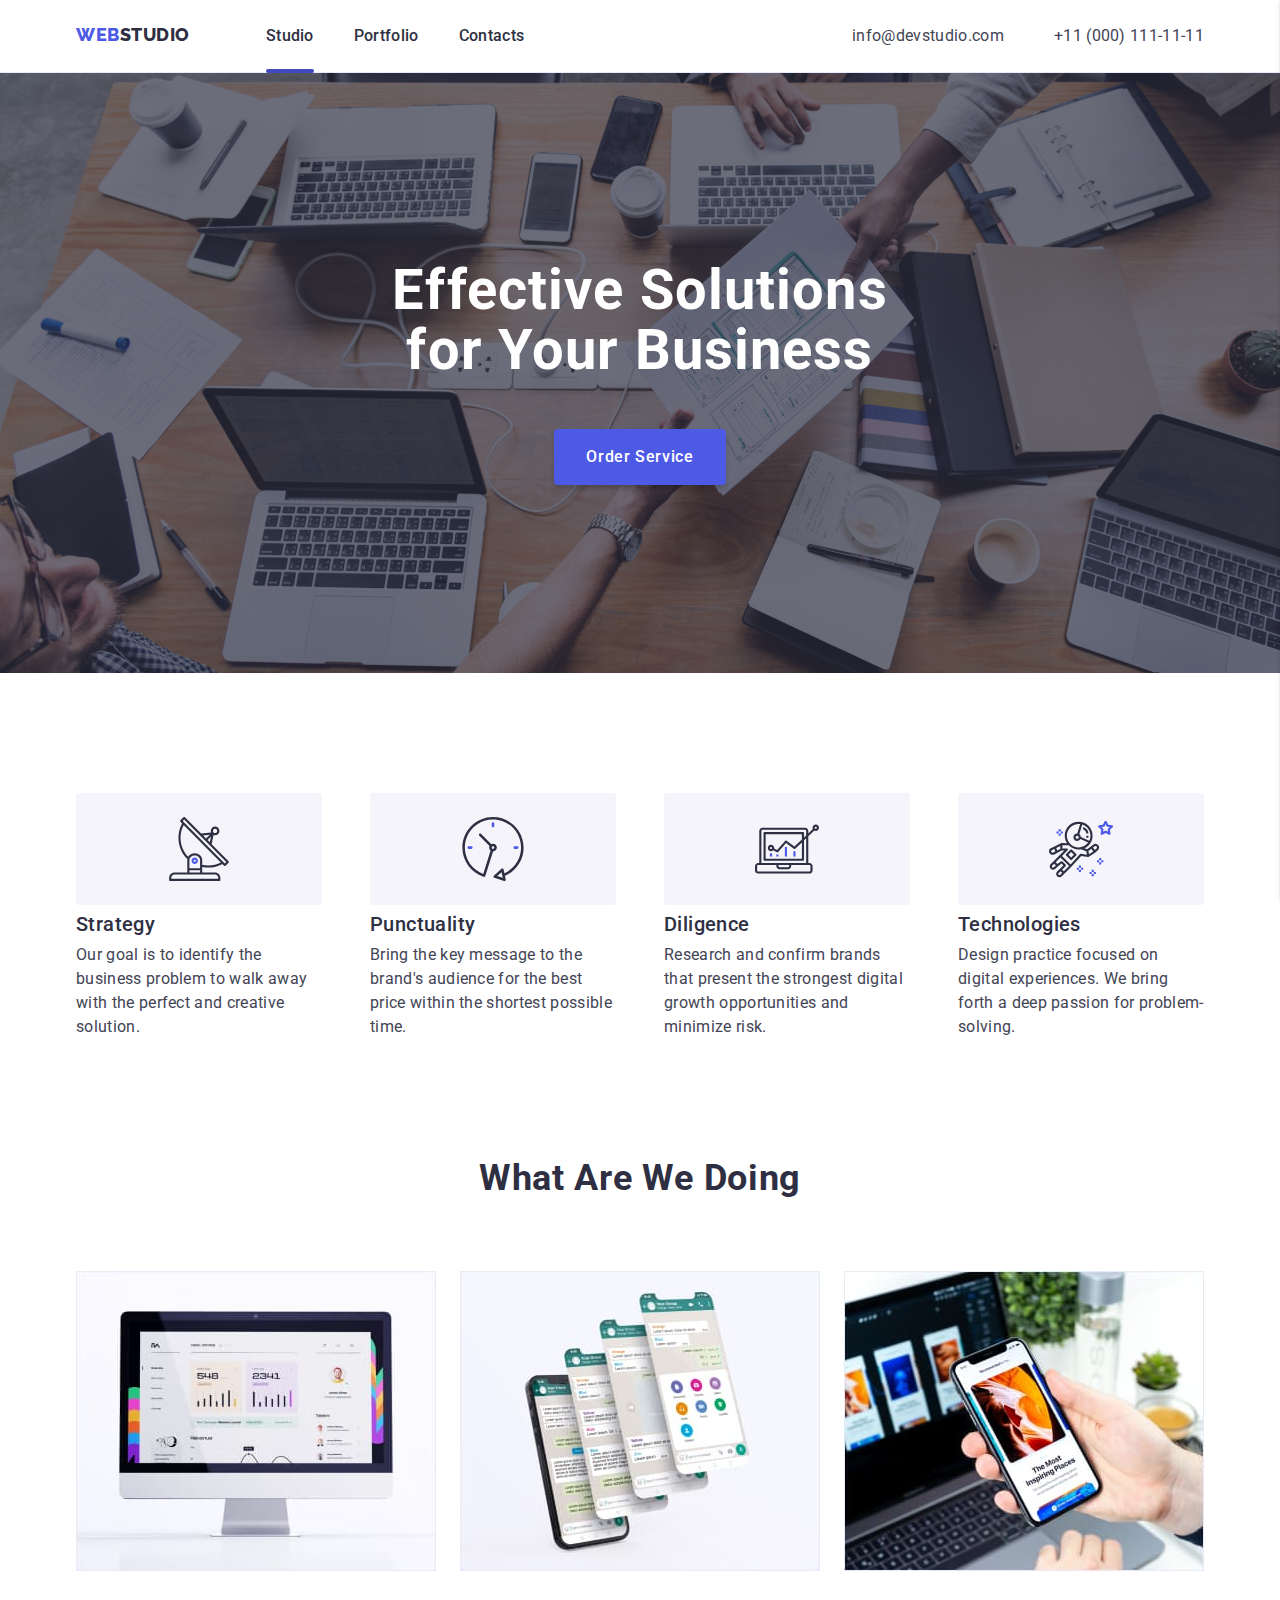
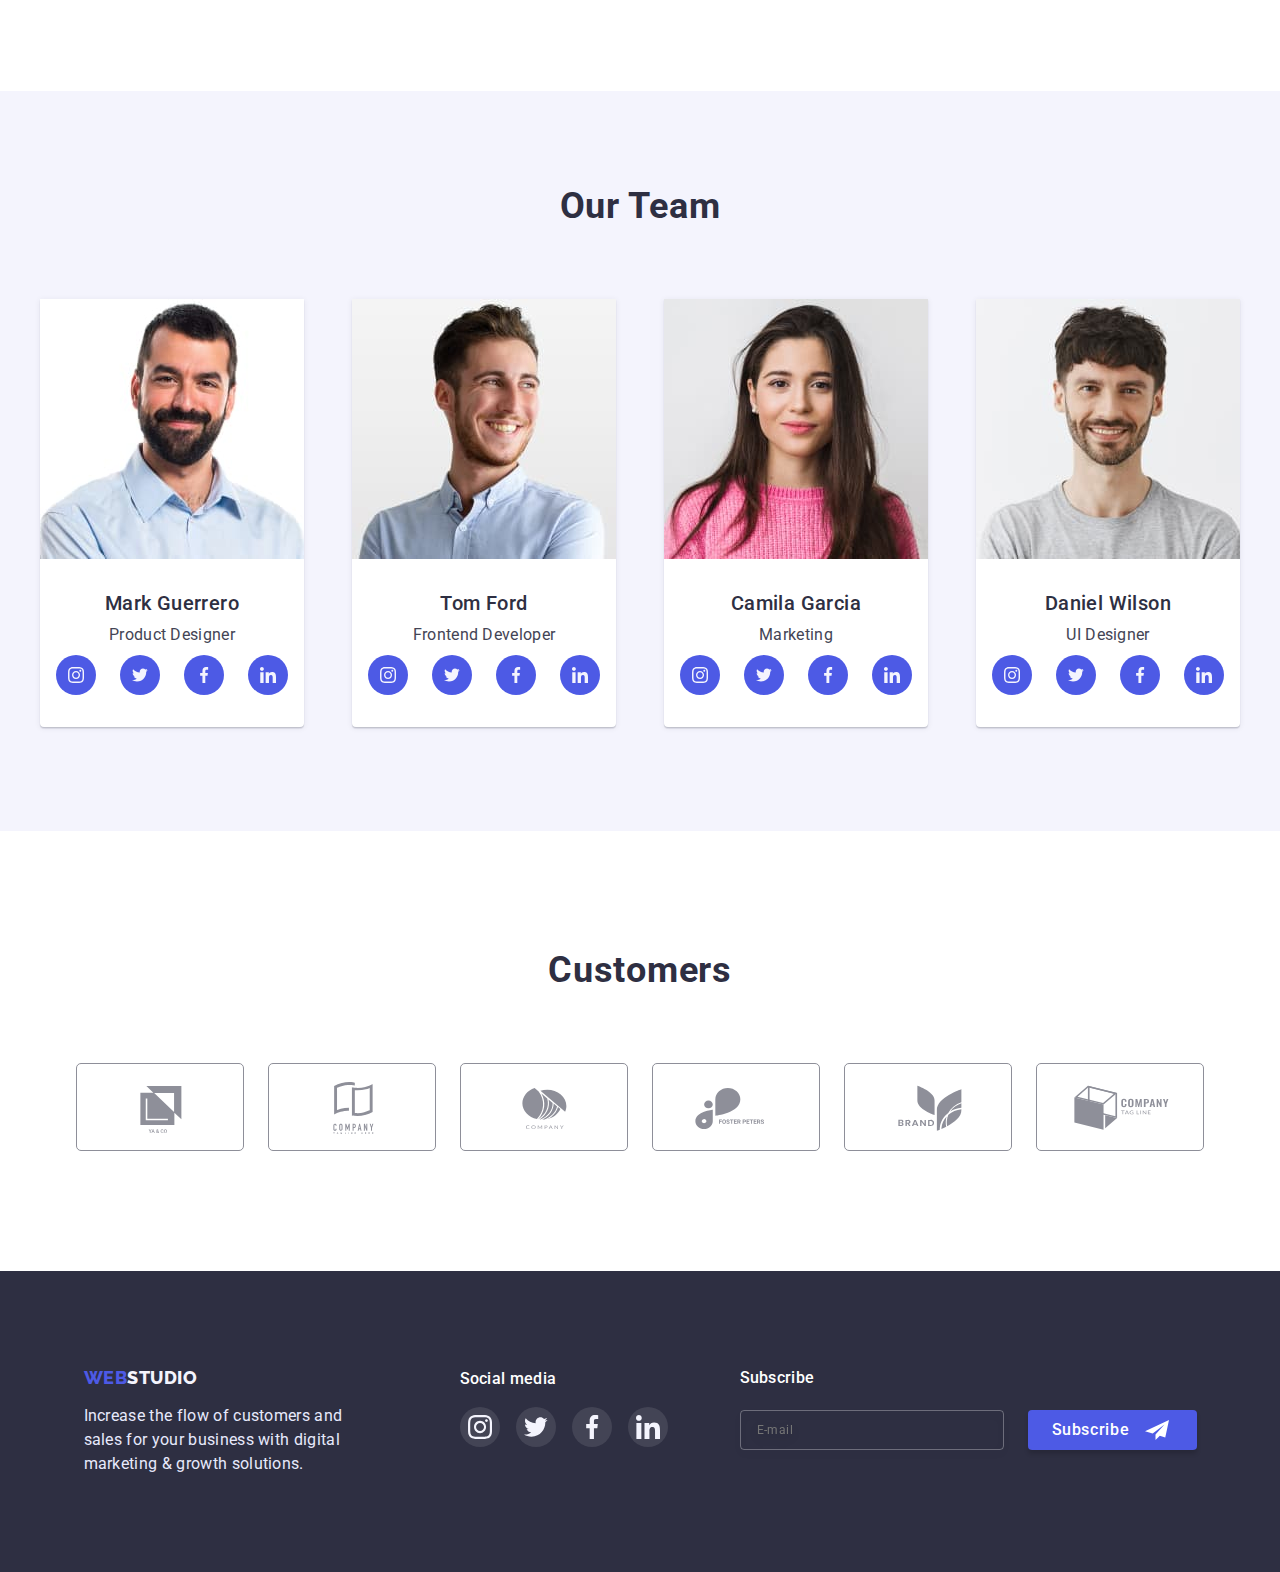
<file: index.html>
<!DOCTYPE html>
<html lang="en">
<head>
    <meta charset="UTF-8">
    <meta http-equiv="X-UA-Compatible" content="IE=edge">
    <meta name="viewport" content="width=device-width, initial-scale=1.0">
    <title>Document</title>
    <link rel="preconnect" href="https://fonts.googleapis.com">
    <link rel="preconnect" href="https://fonts.gstatic.com" crossorigin>
    <link href="https://fonts.googleapis.com/css2?family=Raleway:wght@800&family=Roboto:wght@400;500;700;900&display=swap" rel="stylesheet">
    <link rel="stylesheet"
    href="https://cdnjs.cloudflare.com/ajax/libs/modern-normalize/1.0.0/modern-normalize.min.css"/>
    <link rel="stylesheet" href="./css/style.css">
    <link rel="stylesheet" href="./css/tablet.css">
    <link rel="stylesheet" href="./css/desktop.css">
    <link rel="stylesheet" href="./css/mobile.css">
</head>
<body>
    
   
    <header>
        <div class="container container-header">
            <nav class="menu">
            <a href="./index.html" class="logo link">Web<span>Studio</span></a>

                <ul class ="header-list list">
                    <li class="header-menu"><a class="header_item link active-menu" href="./index.html">Studio</a></li>
                    <li class="header-menu"><a class="header_item link" href="./portfolio.html">Portfolio</a></li>
                    <li class="header-menu"><a class="header_item link" href="">Contacts</a></li>
                </ul>
            
                <div class="hamburger-menu js-open-menu" openMenuBtn>
                    <span class="hamburger"></span>
                    <span class="hamburger"></span>
                    <span class="hamburger"></span>
            
                </div>
            </nav>

    <address class="header-address">
            <ul class="header_info list">
                <li class="header_info_item"><a class="info-link link" href="mailto:info@devstudio.com">info@devstudio.com</a></li>
                <li class="header_info_item"><a class="info-link link" href="tel:+110001111111">+11 (000) 111-11-11</a></li>
            </ul>
    </address>

        </div>

        <div class="menu-container js-menu-container" id="mobile-menu">
            
            <button class="toggle-menu-close-round js-close-menu" closeMenuBtn>
                <svg class="toggle-menu-close-point" >
                <use href="./images/Icons/symbol-defs.svg#icon-close-black"></use>
            </svg>
            </button>

            <ul class="toggleMenu-nav">
                <li class="toggleMenu-item"><a class="header_item link" href="./index.html">Studio</a></li>
                <li class="toggleMenu-item"><a class="header_item link" href="./portfolio.html">Portfolio</a></li>
                <li class="toggleMenu-item"><a class="header_item link" href="">Contacts</a></li>
            </ul>

            <ul class="toggleMenu-contacts">
                <li class="toggleMenu-tel"><a class="info-link link" href="tel:+110001111111">+11 (000) 111-11-11</a></li>
                <li class="toggleMenu-mail"><a class="info-link link" href="mailto:info@devstudio.com">info@devstudio.com</a></li>
            </ul>

            <ul class="our-team-wraper list mobil-menu-soc">
                <li class="our-team-backgr">
                    <a  href="" class="cocial link"><svg class="our-team-icon">
                        <use href="./images/Icons/symbol-defs.svg#icon-instagram"></use>
                    </svg>
                </a>
                </li>
                <li class="our-team-backgr">
                    <a  href="" class="cocial link"><svg class="our-team-icon">
                        <use href="./images/Icons/symbol-defs.svg#icon-Group"></use>
                    </svg>
                </a>
                </li>
                <li class="our-team-backgr">
                    <a  href="" class="cocial link"><svg class="our-team-icon">
                        <use href="./images/Icons/symbol-defs.svg#icon-facebook-1"></use>
                    </svg>
                </a>
                </li>
                <li class="our-team-backgr">
                    <a  href="" class="cocial link"><svg class="our-team-icon">
                        <use href="./images/Icons/symbol-defs.svg#icon-linkdein"></use>
                    </svg>
                </a>
                </li>
            </ul>


        </div>
    </header>

    <main>

        <section class="promo">
            
                <h1 class="promo_header">Effective Solutions for Your Business</h1>
                <button type="button" class="btn" data-modal-open>Order Service</button>
          
        </section>
            

        <section class="advantages">

            <div class="container">

            <h2 class="visually-hidden">Advantages</h2>

                <ul class="advantages_list list">
                    <li class="advantages_list_item">
                        <div class="advantages-backgr">
                            <svg class="advantages-icon">
                                <use href="./images/Icons/symbol-defs.svg#icon-antenna-1"></use>
                            </svg>
                        </div>
                        <h3 class="advantages_list_head">Strategy</h3>
                        <p class="advantages_list_text">Our goal is to identify the business
                            problem to walk away with the perfect and creative solution. </p>
                    </li>
                    <li class="advantages_list_item">
                        <div class="advantages-backgr">
                            <svg class="advantages-icon">
                                <use href="./images/Icons/symbol-defs.svg#icon-clock-1"></use>
                            </svg>
                        </div>
                        <h3 class="advantages_list_head">Punctuality</h3>
                        <p class="advantages_list_text">Bring the key message to the brand's audience for the best price within the shortest possible time.</p>
                    </li>
                    <li class="advantages_list_item">
                        <div class="advantages-backgr">
                            <svg class="advantages-icon">
                                <use href="./images/Icons/symbol-defs.svg#icon-diagram-1"></use>
                            </svg>
                        </div>
                        <h3 class="advantages_list_head">Diligence</h3>
                        <p class="advantages_list_text">Research and confirm brands that present the strongest digital growth opportunities and minimize risk.</p>
                    </li>
                    <li class="advantages_list_item">
                        <div class="advantages-backgr">
                            <svg class="advantages-icon">
                                <use href="./images/Icons/symbol-defs.svg#icon-astronaut-1"></use>
                            </svg>
                        </div>
                        <h3 class="advantages_list_head">Technologies</h3>
                        <p class="advantages_list_text">Design practice focused on digital experiences. We bring forth a deep passion for problem-solving.</p>
                    </li>
                </ul>

            </div>

        </section>

        <section class="what_we_do">
            <div class="container">

                <h2 class="what_we_do-head">What are we doing</h2>

                <ul class="what_we_do_list list">
                    <li class="what_we_do_list_item">
                        <img 
                        srcset="./images/img1.jpg 1x, ./images/img1@2x.jpg 2x"
                        src="./images/img1.jpg" alt="monitor" width="360"></li>
                    <li class="what_we_do_list_item">
                        <img 
                        srcset="./images/img2.jpg 1x, ./images/img2@2x.jpg 2x"
                        src="./images/img2.jpg" alt="smartfon" width="360"></li>
                    <li class="what_we_do_list_item">
                        <img 
                        srcset="./images/img3.jpg 1x, ./images/img3@2x.jpg 2x"
                        src="./images/img3.jpg" alt="smart+laptop" width="360"></li>
                </ul>
            </div>
        </section>

        <section class="our_team">
            <div class="container">
                <h2 class="our_team_head">Our Team</h2>
                <ul class="our_team_cards list">
                    <li class="our_team_item">
                        <img 
                        srcset="./images/mark.jpg 1x, ./images/mark@2x.jpg 2x"
                        src="./images/mark.jpg" alt="mark" width="264">
                        <div class="our-team-footer">
                            <h3 class="our_team_name">Mark Guerrero</h3>
                            <p class="our_team_position">Product Designer</p>
                            <ul class="our-team-wraper list">
                                <li class="our-team-backgr">
                                    <a  href="" class="cocial link">
                                        <svg class="our-team-icon">
                                        <use href="./images/Icons/symbol-defs.svg#icon-instagram"></use>
                                    </svg>
                                </a>
                                </li>
                                <li class="our-team-backgr">
                                    <a  href="" class="cocial link">
                                        <svg class="our-team-icon">
                                        <use href="./images/Icons/symbol-defs.svg#icon-Group"></use>
                                    </svg>
                                </a>
                                </li>
                                <li class="our-team-backgr">
                                    <a  href="" class="cocial link"><svg class="our-team-icon">
                                        <use href="./images/Icons/symbol-defs.svg#icon-facebook-1"></use>
                                    </svg>
                                </a>
                                    
                                </li>
                                <li class="our-team-backgr">
                                    <a  href="" class="cocial link"><svg class="our-team-icon">
                                        <use href="./images/Icons/symbol-defs.svg#icon-linkdein"></use>
                                    </svg>
                                </a>
                                </li>
                            </ul>
                        </div>
                    </li>
                    <li class="our_team_item">
                        <img 
                        srcset="./images/tom.jpg 1x, ./images/tom@2x.jpg 2x"
                        src="./images/tom.jpg" alt="tom" width="264">
                        <div class="our-team-footer">
                        <h3 class="our_team_name">Tom Ford</h3>
                        <p class="our_team_position">Frontend Developer</p>
                        <ul class="our-team-wraper list">
                            <li class="our-team-backgr">
                                <a  href="" class="cocial link"><svg class="our-team-icon">
                                    <use href="./images/Icons/symbol-defs.svg#icon-instagram"></use>
                                </svg>
                            </a>
                            </li>
                            <li class="our-team-backgr">
                                <a  href="" class="cocial link"><svg class="our-team-icon">
                                    <use href="./images/Icons/symbol-defs.svg#icon-Group"></use>
                                </svg>
                            </a>
                            </li>
                            <li class="our-team-backgr">
                                <a  href="" class="cocial link"><svg class="our-team-icon">
                                    <use href="./images/Icons/symbol-defs.svg#icon-facebook-1"></use>
                                </svg>
                            </a>
                            </li>
                            <li class="our-team-backgr">
                                <a  href="" class="cocial link"><svg class="our-team-icon">
                                    <use href="./images/Icons/symbol-defs.svg#icon-linkdein"></use>
                                </svg>
                            </a>
                            </li>
                        </ul>
                    </div>
                    </li>
                    <li class="our_team_item">
                        <img 
                        srcset="./images/camila.jpg 1x, ./images/camila@2x.jpg 2x"
                        src="./images/camila.jpg" alt="camila" width="264">
                        <div class="our-team-footer">
                        <h3 class="our_team_name">Camila Garcia</h3>
                        <p class="our_team_position">Marketing</p>
                        <ul class="our-team-wraper list">
                            <li class="our-team-backgr">
                                <a  href="" class="cocial link"><svg class="our-team-icon">
                                    <use href="./images/Icons/symbol-defs.svg#icon-instagram"></use>
                                </svg>
                            </a>
                            </li>
                            <li class="our-team-backgr">
                                <a  href="" class="cocial link"><svg class="our-team-icon">
                                    <use href="./images/Icons/symbol-defs.svg#icon-Group"></use>
                                </svg>
                            </a>
                            </li>
                            <li class="our-team-backgr">
                                <a  href="" class="cocial link"><svg class="our-team-icon">
                                    <use href="./images/Icons/symbol-defs.svg#icon-facebook-1"></use>
                                </svg>
                            </a>
                            </li>
                            <li class="our-team-backgr">
                                <a  href="" class="cocial link"><svg class="our-team-icon">
                                    <use href="./images/Icons/symbol-defs.svg#icon-linkdein"></use>
                                </svg>
                            </a>
                            </li>
                        </ul>
                    </div>
                    </li>
                    <li class="our_team_item">
                        <img 
                        srcset="./images/daniel.jpg 1x, ./images/daniel@2x.jpg 2x"
                        src="./images/daniel.jpg" alt="daniel" width="264">
                        <div class="our-team-footer">
                        <h3 class="our_team_name">Daniel Wilson</h3>
                        <p class="our_team_position">UI Designer</p>
                        <ul class="our-team-wraper list">
                            <li class="our-team-backgr">
                                <a  href="" class="cocial link"><svg class="our-team-icon">
                                    <use href="./images/Icons/symbol-defs.svg#icon-instagram"></use>
                                </svg>
                            </a>
                            </li>
                            <li class="our-team-backgr">
                                <a  href="" class="cocial link"><svg class="our-team-icon">
                                    <use href="./images/Icons/symbol-defs.svg#icon-Group"></use>
                                </svg>
                            </a>
                            </li>
                            <li class="our-team-backgr">
                                <a  href="" class="cocial link"><svg class="our-team-icon">
                                    <use href="./images/Icons/symbol-defs.svg#icon-facebook-1"></use>
                                </svg>
                            </a>
                            </li>
                            <li class="our-team-backgr">
                                <a  href="" class="cocial link"><svg class="our-team-icon">
                                    <use href="./images/Icons/symbol-defs.svg#icon-linkdein"></use>
                                </svg>
                            </a>
                            </li>
                        </ul>
                    </div>
                    </li>
                </ul>
            </div>
        </section>

        <section class="customers">
            <div class="container">
            <h2 class="customers-head">Customers</h2>
            <ul class="customers-wraper list">
                <li>
                    <a class="customers-bacgr" href=""><svg class="customers-icon">
                        <use href="./images/Icons/symbol-defs.svg#icon-Logo"></use>
                    </svg>
                    </a>
             </li>
                <li>
                    <a class="customers-bacgr" href=""><svg class="customers-icon">
                        <use href="./images/Icons/symbol-defs.svg#icon-Logo2"></use>
                    </svg> 
                    </a>
                </li>
                <li>
                    <a class="customers-bacgr" href=""><svg class="customers-icon">
                        <use href="./images/Icons/symbol-defs.svg#icon-Logo3"></use>
                    </svg>
                    </a>
                </li>
                <li>
                    <a class="customers-bacgr" href=""><svg class="customers-icon">
                        <use href="./images/Icons/symbol-defs.svg#icon-Logo4"></use>
                    </svg>
                    </a>
                </li>
                <li>
                    <a class="customers-bacgr" href=""><svg class="customers-icon">
                        <use href="./images/Icons/symbol-defs.svg#icon-Logo5"></use>
                    </svg>
                    </a>
                </li>
                <li>
                    <a class="customers-bacgr" href=""><svg class="customers-icon">
                        <use href="./images/Icons/symbol-defs.svg#icon-Logo6"></use>
                    </svg>
                    </a>
                </li>
            </ul>
            </div>
        </section>

    </main>

    <footer class="studio-footer">
        <div class="container footer-container">
            <div class="footer-block">
            <a href="./index.html" class="logo link">Web<span class="footer-span">Studio</span></a>
            <p class="footer_txt">Increase the flow of customers and sales for your business with digital marketing & growth solutions.</p>
            </div>
            <div class="footer-social-block">
                <p class="social-block-txt">Social media</p>
                    <ul class="footer_list list">
                        <li>
                                <a  href="" class="footer_social link"><svg class="footer_social-icon">
                                    <use href="./images/Icons/symbol-defs.svg#icon-instagram"></use>
                                </svg>
                                </a>
                        </li>
                        <li>
                                <a  href="" class="footer_social link"><svg class="footer_social-icon">
                                    <use href="./images/Icons/symbol-defs.svg#icon-Group"></use>
                                </svg>
                                </a>
                        </li>
                        <li>
                                <a  href="" class="footer_social link"><svg class="footer_social-icon">
                                    <use href="./images/Icons/symbol-defs.svg#icon-facebook-1"></use>
                                </svg>
                                </a>
                        </li>
                        <li>
                                <a  href="" class="footer_social link"><svg class="footer_social-icon">
                                    <use href="./images/Icons/symbol-defs.svg#icon-linkdein"></use>
                                </svg>
                                </a>
                        </li>
                    
                    </ul>
                
            </div>

            <div class="footer-form">
                <form class="email-form">
                    <label for="email" class="footer-label">Subscribe</label>
                        <input type="email" class="footer-input" name="email" id="footer-user_email" placeholder="E-mail"/>
                    
                </form>
                <button class="btn footer-btn" type="submit">Subscribe
                    <svg class="footer-button-icon" >
                        <use href="./images/Icons/symbol-defs.svg#icon-Frame-3"></use>
                    </svg>
                </button>
            </div>
        </div>
    </footer>

<div class="backdrop is-hidden" data-modal>
        <div class="modal">
            
                <button class="close-round" data-modal-close>
                        <svg class="close-point" >
                        <use href="./images/Icons/symbol-defs.svg#icon-close-black"></use>
                    </svg>
            </button>
            <p class="modal-text">Leave your contacts and we will call you back</p>
            <form >
                <div class="signup-form">
                    
                        <label class="input-form" for="user-name">Name
                        <input type="name" class="form-input" name="tel" id="user-name" />
                        <svg class="input-icon">
                            <use href="./images/Icons/symbol-defs.svg#icon-person-black"></use>
                        </svg>
                        </label>
                
                    
                        <label class="input-form" for="user-phone">Phone
                        <input type="tel" class="form-input" name="tel" id="user-phone" />
                        <svg class="input-icon">
                            <use href="./images/Icons/symbol-defs.svg#icon-phone-black"></use>
                        </svg>
                        </label>

                    
                        <label class="input-form" for="user-email">Email
                        <input type="email" class="form-input" name="email" id="user_email" />
                        <svg class="input-icon">
                            <use href="./images/Icons/symbol-defs.svg#icon-email-black"></use>
                        </svg>
                        </label>

                    
                        <label for="user-comment">Comment</label>
                        <textarea class="user-comment" name="user-comment" id="user-comment" cols="30" rows="10" placeholder="Text input"></textarea>
                    

                    <label class="privacy-label">
                        <input type="checkbox" name="checkbox" id="checkbox">
                        <span class="privacy-checkbox">
                            <svg class="check-icon">
                                <use href="./images/Icons/symbol-defs.svg#icon-check"></use>
                            </svg>
                        </span>
                        <p class="privacy-text">I accept the terms and conditions of the <a href="" class="privacy-link">Privacy Policy</a>
                        </p>
                    </label>
                
                    <button class="btn modal-btn" type="submit">Submit</button>
                </div>

            </form>
        </div>
    </div>

    <script src="./js/modal.js"></script> 
    <script src="./js/mobile-menu.js"></script> 
    

    
</body>
</html>
</file>
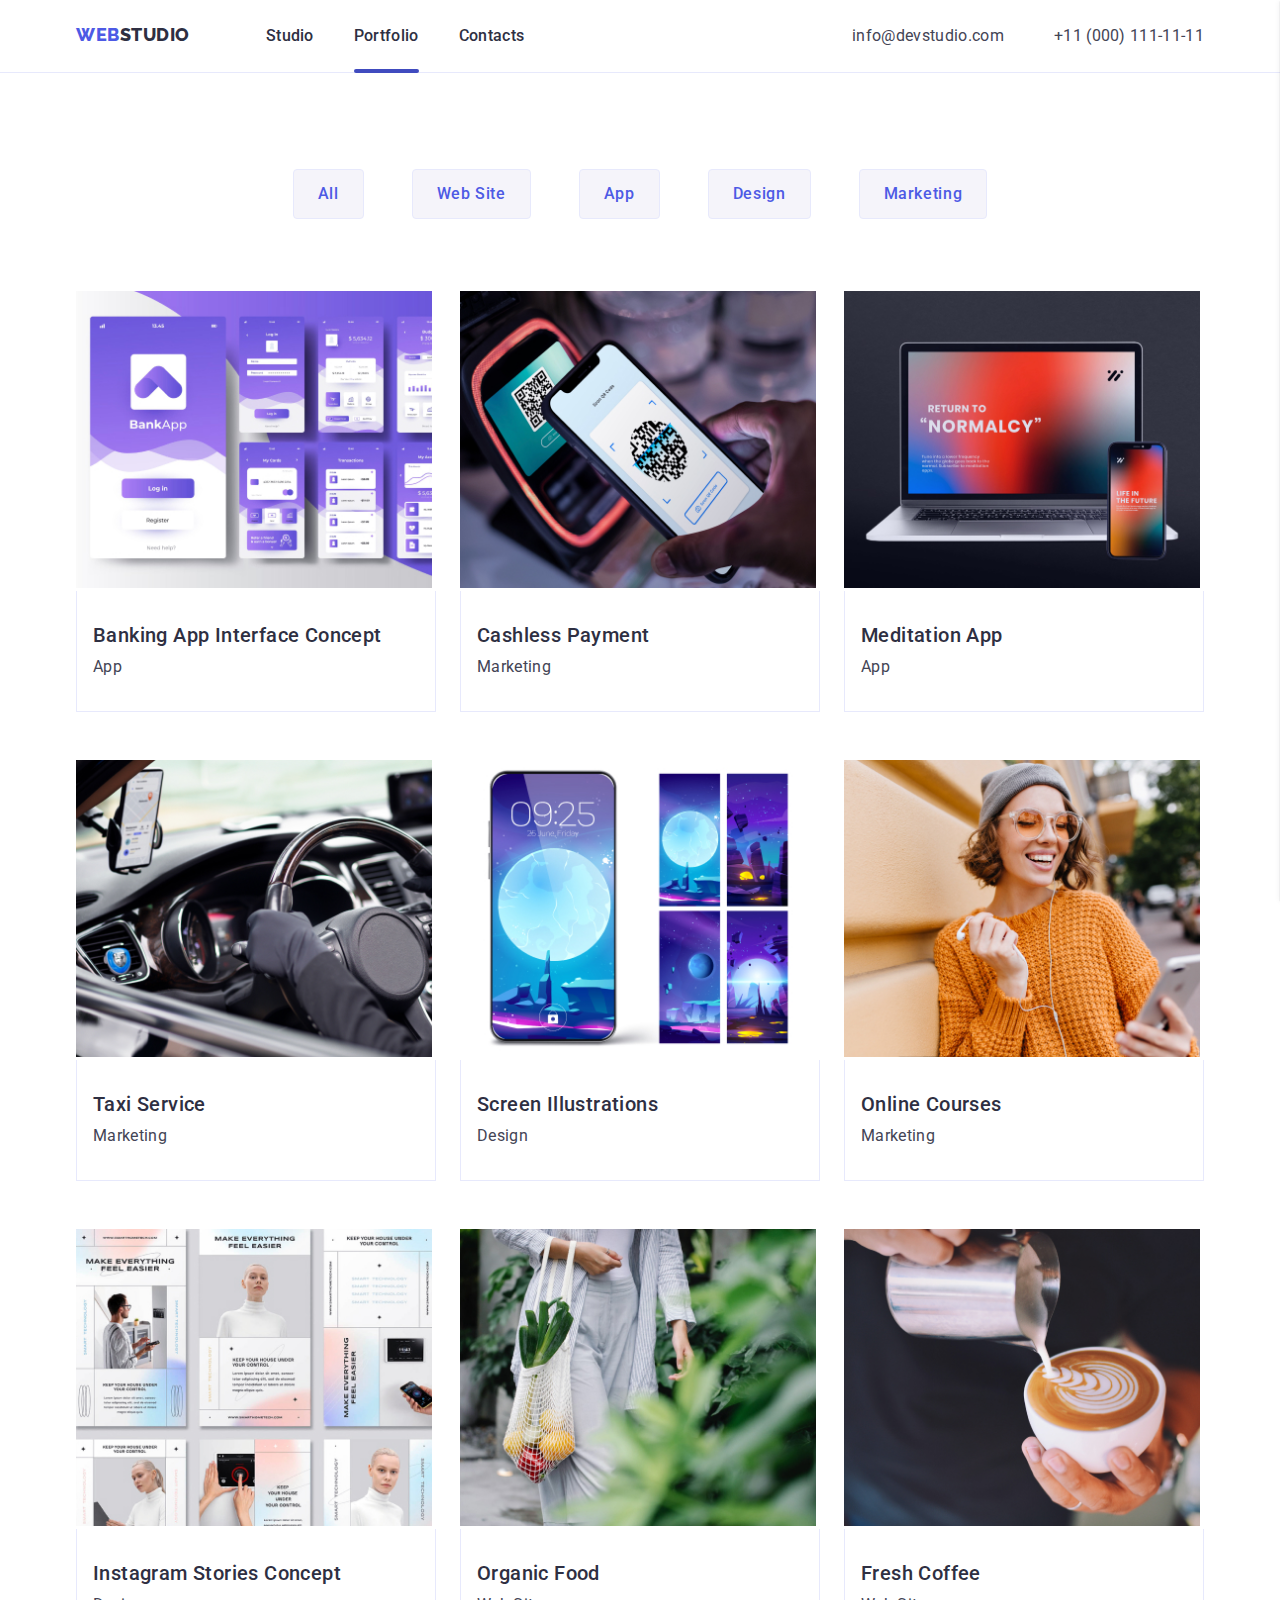
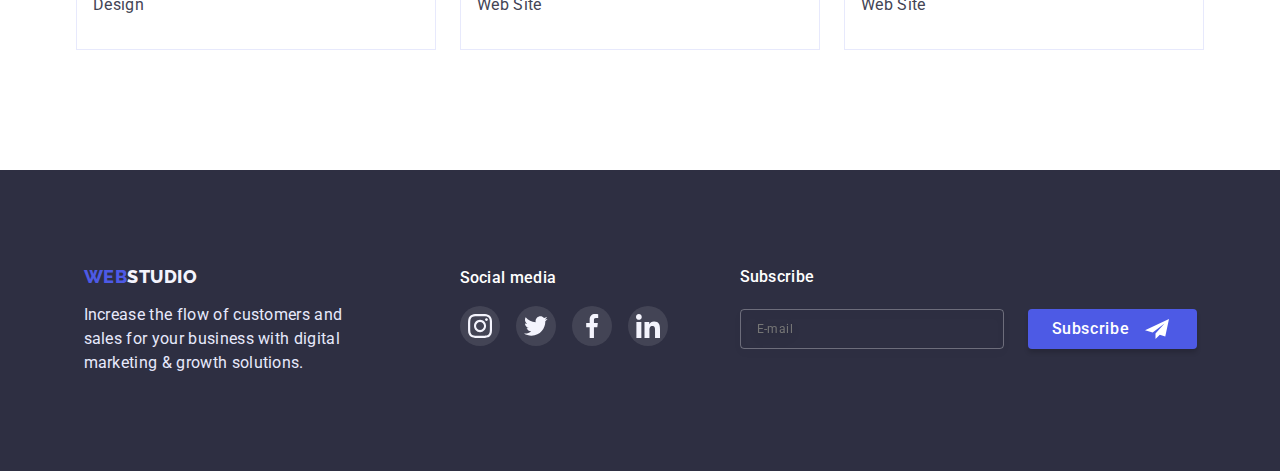
<file: portfolio.html>
<!DOCTYPE html>
<html lang="en">
<head>
    <meta charset="UTF-8">
    <meta http-equiv="X-UA-Compatible" content="IE=edge">
    <meta name="viewport" content="width=device-width, initial-scale=1.0">
    <title>Document</title>
    <link rel="preconnect" href="https://fonts.googleapis.com">
    <link rel="preconnect" href="https://fonts.gstatic.com" crossorigin>
    <link href="https://fonts.googleapis.com/css2?family=Raleway:wght@800&family=Roboto:wght@400;500;700;900&display=swap" rel="stylesheet">
    <link rel="stylesheet"
    href="https://cdnjs.cloudflare.com/ajax/libs/modern-normalize/1.0.0/modern-normalize.min.css"/>
    <link rel="stylesheet" href="./css/style.css">
    <link rel="stylesheet" href="./css/tablet.css">
    <link rel="stylesheet" href="./css/desktop.css">
    <link rel="stylesheet" href="./css/mobile.css">
</head>
<body>
    <header>
        <div class="container container-header">
            <nav class="menu">
            <a href="./index.html" class="logo link">Web<span>Studio</span></a>

                <ul class ="header-list list">
                    <li class="header-menu"><a class="header_item link " href="./index.html">Studio</a></li>
                    <li class="header-menu"><a class="header_item link active-menu" href="./portfolio.html">Portfolio</a></li>
                    <li class="header-menu"><a class="header_item link" href="">Contacts</a></li>
                </ul>
            
                <div class="hamburger-menu js-open-menu" openMenuBtn>
                    <span class="hamburger"></span>
                    <span class="hamburger"></span>
                    <span class="hamburger"></span>
            
                </div>
            </nav>

    <address class="header-address">
            <ul class="header_info list">
                <li class="header_info_item"><a class="info-link link" href="mailto:info@devstudio.com">info@devstudio.com</a></li>
                <li class="header_info_item"><a class="info-link link" href="tel:+110001111111">+11 (000) 111-11-11</a></li>
            </ul>
    </address>

        </div>

        <div class="menu-container js-menu-container" id="mobile-menu">
            
            <button class="toggle-menu-close-round js-close-menu" closeMenuBtn>
                <svg class="toggle-menu-close-point" >
                <use href="./images/Icons/symbol-defs.svg#icon-close-black"></use>
            </svg>
            </button>

            <ul class="toggleMenu-nav">
                <li class="toggleMenu-item"><a class="header_item link" href="./index.html">Studio</a></li>
                <li class="toggleMenu-item"><a class="header_item link" href="./portfolio.html">Portfolio</a></li>
                <li class="toggleMenu-item"><a class="header_item link" href="">Contacts</a></li>
            </ul>

            <ul class="toggleMenu-contacts">
                <li class="toggleMenu-tel"><a class="info-link link" href="tel:+110001111111">+11 (000) 111-11-11</a></li>
                <li class="toggleMenu-mail"><a class="info-link link" href="mailto:info@devstudio.com">info@devstudio.com</a></li>
            </ul>

            <ul class="our-team-wraper list mobil-menu-soc">
                <li class="our-team-backgr">
                    <a  href="" class="cocial link"><svg class="our-team-icon">
                        <use href="./images/Icons/symbol-defs.svg#icon-instagram"></use>
                    </svg>
                </a>
                </li>
                <li class="our-team-backgr">
                    <a  href="" class="cocial link"><svg class="our-team-icon">
                        <use href="./images/Icons/symbol-defs.svg#icon-Group"></use>
                    </svg>
                </a>
                </li>
                <li class="our-team-backgr">
                    <a  href="" class="cocial link"><svg class="our-team-icon">
                        <use href="./images/Icons/symbol-defs.svg#icon-facebook-1"></use>
                    </svg>
                </a>
                </li>
                <li class="our-team-backgr">
                    <a  href="" class="cocial link"><svg class="our-team-icon">
                        <use href="./images/Icons/symbol-defs.svg#icon-linkdein"></use>
                    </svg>
                </a>
                </li>
            </ul>


        </div>
    </header>

    <main>
        <section class="portfolio">
        <div class="container">

            <h1 class="visually-hidden">Portfolio</h1>
            
            <ul class="portfolio-btn-list list">
            <li class="portfolio-btn-list-item"><button type="button" class="portfolio-btn">All</button></li>
            <li class="portfolio-btn-list-item"><button type="button" class="portfolio-btn">Web Site</button></li>
            <li class="portfolio-btn-list-item"><button type="button" class="portfolio-btn">App</button></li>
            <li class="portfolio-btn-list-item"><button type="button" class="portfolio-btn">Design</button></li>
            <li class="portfolio-btn-list-item"><button type="button" class="portfolio-btn">Marketing</button></li>
            </ul>

            <ul class="portfolio-card list">
                <li class="portfolio-card-item"> 
                    <a class="portfolio-card-link" href="" class="link">
                        <div class="portfolio-image-block">
                            <div class="portfolio-overlay">14 Stylish and User-Friendly App Design Concepts · Task Manager App · Calorie Tracker App · Exotic Fruit Ecommerce App · Cloud Storage App</div>
                            <img 
                            srcset="./images/bankapp.jpg 1x, ./images/bankapp@2x.jpg 2x"
                            src="./images/bankapp.jpg" alt="bankapp" width="360">
                        </div>

                        <div class="portfolio-card-footer">
                            <h2 class="portfolio-card-head">Banking App Interface Concept</h2>
                            <p class="potfolio-card-txt">App</p>
                        </div>
                </a>
                </li>
                <li class="portfolio-card-item"> 
                    <a class="portfolio-card-link" href="" class="link">
                        <div class="portfolio-image-block">
                            <div class="portfolio-overlay">14 Stylish and User-Friendly App Design Concepts · Task Manager App · Calorie Tracker App · Exotic Fruit Ecommerce App · Cloud Storage App</div>
                            <img 
                            srcset="./images/cashp.jpg 1x, ./images/cashp@2x.jpg 2x"
                            src="./images/cashp.jpg" alt="cashapp" width="360">
                        </div>

                        <div class="portfolio-card-footer">
                            <h2 class="portfolio-card-head">Cashless Payment</h2>
                            <p class="potfolio-card-txt">Marketing</p>
                        </div>
                 </a>
                </li>
               
                <li class="portfolio-card-item"> 
                    <a class="portfolio-card-link" href="" class="link" >
                        <div class="portfolio-image-block">
                            <div class="portfolio-overlay">14 Stylish and User-Friendly App Design Concepts · Task Manager App · Calorie Tracker App · Exotic Fruit Ecommerce App · Cloud Storage App</div>
                            <img 
                            srcset="./images/medapp.jpg 1x, ./images/medapp@2x.jpg 2x"
                            src="./images/medapp.jpg" alt="mediapp" width="360">
                        </div>

                        <div class="portfolio-card-footer">
                            <h2 class="portfolio-card-head">Meditation App</h2>
                            <p class="potfolio-card-txt">App</p>
                        </div>
                </a>
                </li>
                
                <li class="portfolio-card-item"> 
                    <a class="portfolio-card-link" href="" class="link" >
                        <div class="portfolio-image-block">
                            <div class="portfolio-overlay">14 Stylish and User-Friendly App Design Concepts · Task Manager App · Calorie Tracker App · Exotic Fruit Ecommerce App · Cloud Storage App</div>
                            <img 
                            srcset="./images/taxiapp.jpg 1x, ./images/taxiapp@2x.jpg 2x"
                            src="./images/taxiapp.jpg" alt="taxiapp" width="360">
                        </div>

                        <div class="portfolio-card-footer">
                            <h2 class="portfolio-card-head">Taxi Service</h2>
                            <p class="potfolio-card-txt">Marketing</p>
                        </div>
                </a>
                </li>
                
                <li class="portfolio-card-item"> 
                    <a class="portfolio-card-link" href="" class="link" >
                        <div class="portfolio-image-block">
                            <div class="portfolio-overlay">14 Stylish and User-Friendly App Design Concepts · Task Manager App · Calorie Tracker App · Exotic Fruit Ecommerce App · Cloud Storage App</div>
                            <img 
                            srcset="./images/screnillu.jpg 1x, ./images/screnillu@2x.jpg 2x"
                            src="./images/screnillu.jpg" alt="screenillu" width="360">
                        </div>

                        <div class="portfolio-card-footer">
                            <h2 class="portfolio-card-head">Screen Illustrations</h2>
                            <p class="potfolio-card-txt">Design</p>
                        </div>
                </a>
                </li>
                
                <li class="portfolio-card-item"> 
                    <a class="portfolio-card-link" href="" class="link" >
                        <div class="portfolio-image-block">
                            <div class="portfolio-overlay">14 Stylish and User-Friendly App Design Concepts · Task Manager App · Calorie Tracker App · Exotic Fruit Ecommerce App · Cloud Storage App</div>
                            <img
                            srcset="./images/onlinecourses.jpg 1x, ./images/onlinecourses@2x.jpg 2x"
                            src="./images/onlinecourses.jpg" alt="onlinecourses" width="360">
                        </div>

                        <div class="portfolio-card-footer">
                            <h2 class="portfolio-card-head">Online Courses</h2>
                            <p class="potfolio-card-txt">Marketing</p>
                        </div>
                </a>
                </li>
                
                <li class="portfolio-card-item"> 
                    <a class="portfolio-card-link" href="" class="link" >
                        <div class="portfolio-image-block">
                            <div class="portfolio-overlay">14 Stylish and User-Friendly App Design Concepts · Task Manager App · Calorie Tracker App · Exotic Fruit Ecommerce App · Cloud Storage App</div>
                            <img 
                            srcset="./images/instastorcon.jpg 1x, ./images/instastorcon@2x.jpg 2x"
                            src="./images/instastorcon.jpg" alt="inststorapp" width="360">
                        </div>

                        <div class="portfolio-card-footer">
                            <h2 class="portfolio-card-head">Instagram Stories Concept</h2>
                            <p class="potfolio-card-txt">Design</p>
                        </div>
                </a>
                </li>
                
                <li class="portfolio-card-item"> 
                    <a class="portfolio-card-link" href="" class="link" >
                        <div class="portfolio-image-block">
                            <div class="portfolio-overlay">14 Stylish and User-Friendly App Design Concepts · Task Manager App · Calorie Tracker App · Exotic Fruit Ecommerce App · Cloud Storage App</div>
                            <img
                            srcset="./images/orgfood.jpg 1x, ./images/orgfood@2x.jpg 2x"
                            src="./images/orgfood.jpg" alt="orgfood" width="360">
                        </div>
                        
                        <div class="portfolio-card-footer">
                            <h2 class="portfolio-card-head">Organic Food</h2>
                            <p class="potfolio-card-txt">Web Site</p>
                        </div>
                </a>
                </li>
                
                <li class="portfolio-card-item"> 
                    <a class="portfolio-card-link" href="" class="link" >
                        <div class="portfolio-image-block">
                            <div class="portfolio-overlay">14 Stylish and User-Friendly App Design Concepts · Task Manager App · Calorie Tracker App · Exotic Fruit Ecommerce App · Cloud Storage App</div>
                            <img 
                            srcset="./images/freshcof.jpg 1x, ./images/freshcof@2x.jpg 2x"
                            src="./images/freshcof.jpg" alt="freshcoffe" width="360">
                        </div>

                        <div class="portfolio-card-footer">
                            <h2 class="portfolio-card-head">Fresh Coffee</h2>
                            <p class="potfolio-card-txt">Web Site</p>
                        </div>
                </a>
                </li>
                
            </ul>
        </div>

        </section>
    </main>

    <footer class="studio-footer">
        <div class="container footer-container">
            <div class="footer-block">
            <a href="./index.html" class="logo link">Web<span class="footer-span">Studio</span></a>
            <p class="footer_txt">Increase the flow of customers and sales for your business with digital marketing & growth solutions.</p>
            </div>
            <div class="footer-social-block">
                <p class="social-block-txt">Social media</p>
                    <ul class="footer_list list">
                        <li>
                                <a  href="" class="footer_social link"><svg class="footer_social-icon">
                                    <use href="./images/Icons/symbol-defs.svg#icon-instagram"></use>
                                </svg>
                                </a>
                        </li>
                        <li>
                                <a  href="" class="footer_social link"><svg class="footer_social-icon">
                                    <use href="./images/Icons/symbol-defs.svg#icon-Group"></use>
                                </svg>
                                </a>
                        </li>
                        <li>
                                <a  href="" class="footer_social link"><svg class="footer_social-icon">
                                    <use href="./images/Icons/symbol-defs.svg#icon-facebook-1"></use>
                                </svg>
                                </a>
                        </li>
                        <li>
                                <a  href="" class="footer_social link"><svg class="footer_social-icon">
                                    <use href="./images/Icons/symbol-defs.svg#icon-linkdein"></use>
                                </svg>
                                </a>
                        </li>
                    
                    </ul>

            </div>

            <div class="footer-form">
                <form class="email-form">
                    <label for="email" class="footer-label">Subscribe</label>
                        <input type="email" class="footer-input" name="email" id="footer-user_email" placeholder="E-mail"/>
                    
                </form>
                <button class="btn footer-btn" type="submit">Subscribe
                    <svg class="footer-button-icon" >
                        <use href="./images/Icons/symbol-defs.svg#icon-Frame-3"></use>
                    </svg>
                </button>
            </div>
        </div>
    </footer>

    <script src="./js/modal.js"></script>  
    <script src="./js/mobile-menu.js"></script> 
    
</body>
</html>
</file>
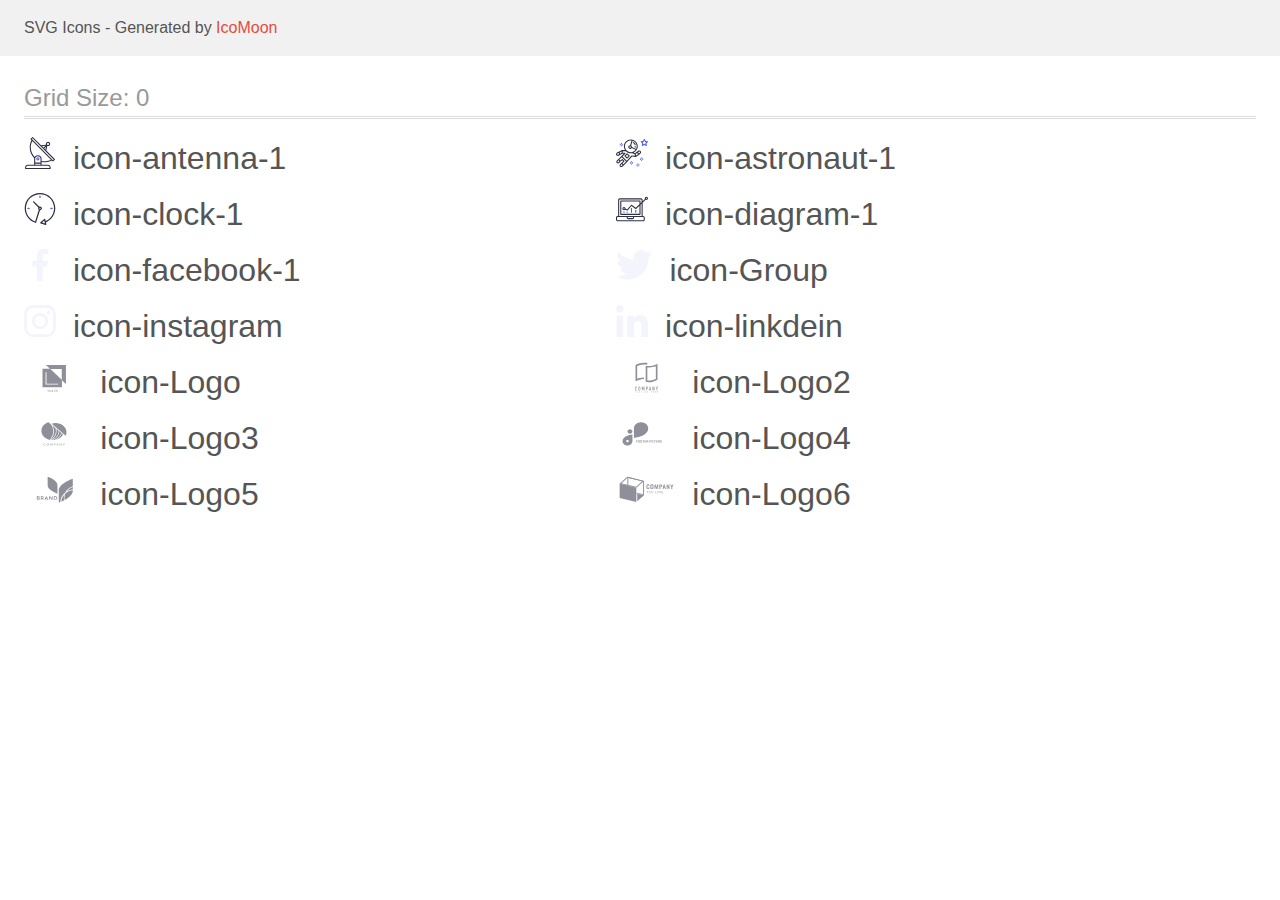
<file: images/Icons/icomoon/demo.html>
<!doctype html>
<html>
<head>
    <title>IcoMoon - SVG Icons</title>
    <meta charset="utf-8">
    <meta name="viewport" content="width=device-width, initial-scale=1">
    <link rel="stylesheet" href="demo-files/demo.css">
    <link rel="stylesheet" href="style.css">
</head>
<body>
<svg aria-hidden="true" style="position: absolute; width: 0; height: 0; overflow: hidden;" version="1.1" xmlns="http://www.w3.org/2000/svg" xmlns:xlink="http://www.w3.org/1999/xlink">
<defs>
<symbol id="icon-antenna-1" viewBox="0 0 32 32">
<path fill="#2e2f42" style="fill: var(--color1, #2e2f42)" d="M30.773 22.098l-8.443-8.505 0.937-4.615c0.242 0.094 0.499 0.143 0.759 0.145h0.006c0.008 0 0.017 0 0.026 0 1.192 0 2.159-0.967 2.159-2.159s-0.967-2.159-2.159-2.159c-1.192 0-2.159 0.967-2.159 2.159 0 0.26 0.046 0.508 0.13 0.739l-0.005-0.015-4.96 0.605-8.091-8.133c-0.096-0.098-0.229-0.159-0.376-0.16h-0c-0.14 0.001-0.274 0.057-0.373 0.155l-1.513 1.504c-0.097 0.097-0.156 0.23-0.156 0.377s0.060 0.281 0.156 0.377v0l0.814 0.825c-1.143 2.062-1.816 4.522-1.816 7.139 0 4.106 1.656 7.825 4.336 10.526l-0.001-0.001c0.042 0.041 0.091 0.073 0.146 0.098-0.032 0.164-0.051 0.353-0.052 0.546v6.188h-6.4c-1.472 0.001-2.666 1.194-2.667 2.666v1.067c0 0.295 0.239 0.533 0.534 0.533h24.534c0.294 0 0.534-0.239 0.534-0.534v-1.067c-0.002-1.472-1.195-2.665-2.667-2.666h-6.4v-2.742c1.003 0.21 2.024 0.317 3.049 0.32 2.58-0.003 5.005-0.663 7.117-1.822l-0.077 0.039 0.819 0.823c0.099 0.101 0.235 0.159 0.377 0.16 0.14-0.001 0.274-0.056 0.373-0.155l1.512-1.505c0.096-0.097 0.156-0.23 0.156-0.377s-0.060-0.28-0.156-0.377v0zM23.28 6.233c0.193-0.192 0.458-0.31 0.752-0.31 0.589 0 1.067 0.478 1.067 1.066s-0.477 1.066-1.067 1.066c-0 0-0 0-0 0h-0.003c-0.587-0.003-1.061-0.479-1.061-1.066 0-0.296 0.12-0.563 0.315-0.756l0-0h-0.002zM22.024 9.738l-0.599 2.945-1.175-1.182 1.774-1.764zM21.419 8.836l-1.92 1.909-1.485-1.493 3.405-0.415zM24.004 28.8c0.884 0 1.6 0.716 1.6 1.6v0 0.534h-23.466v-0.534c0-0.884 0.716-1.6 1.6-1.6h20.267zM16.538 26.666v1.067h-5.334v-1.067h5.334zM11.204 25.6v-4.053c0-1.294 1.197-2.346 2.666-2.346s2.667 1.053 2.667 2.346v4.053h-5.334zM17.604 23.904v-2.357c0-1.882-1.675-3.413-3.733-3.413-0.018-0-0.038-0-0.059-0-1.353 0-2.54 0.707-3.213 1.771l-0.009 0.016c-2.36-2.482-3.811-5.846-3.811-9.549 0-2.314 0.567-4.496 1.569-6.414l-0.036 0.077 18.602 18.709c-1.823 0.947-3.98 1.502-6.266 1.502-1.079 0-2.128-0.124-3.136-0.357l0.093 0.018zM28.893 23.221l-21.057-21.18 0.755-0.752 7.935 7.98c0.003 0 0.006 0.007 0.009 0.009l13.114 13.191-0.757 0.752z"></path>
<path fill="#4d5ae5" style="fill: var(--color2, #4d5ae5)" d="M13.876 20.267h-0.005c-0.001 0-0.002 0-0.002 0-0.884 0-1.6 0.716-1.6 1.6s0.715 1.599 1.597 1.6h0.005c0.001 0 0.002 0 0.002 0 0.884 0 1.6-0.716 1.6-1.6s-0.715-1.599-1.597-1.6h-0zM14.249 22.245c-0.096 0.096-0.229 0.155-0.376 0.155-0.295 0-0.534-0.239-0.534-0.534 0-0.001 0-0.001 0-0.002v0c0.002-0.292 0.238-0.529 0.53-0.53h0c0.293 0.002 0.531 0.24 0.531 0.534 0 0.148-0.060 0.281-0.157 0.378l-0 0h0.005z"></path>
</symbol>
<symbol id="icon-astronaut-1" viewBox="0 0 32 32">
<path fill="#4d5ae5" style="fill: var(--color2, #4d5ae5)" d="M31.974 4.524c-0.064-0.191-0.227-0.332-0.427-0.362l-0.003-0-1.911-0.278-0.855-1.731c-0.179-0.365-0.776-0.365-0.956 0l-0.855 1.731-1.91 0.278c-0.26 0.039-0.457 0.26-0.457 0.528 0 0.149 0.061 0.285 0.161 0.381l1.383 1.348-0.326 1.903c-0.034 0.2 0.048 0.402 0.212 0.521 0.166 0.12 0.383 0.136 0.562 0.040l1.709-0.899 1.709 0.899c0.072 0.038 0.157 0.061 0.247 0.061 0.295 0 0.534-0.239 0.534-0.534 0-0.031-0.003-0.062-0.008-0.092l0 0.003-0.326-1.903 1.383-1.348c0.099-0.097 0.161-0.233 0.161-0.382 0-0.059-0.009-0.115-0.027-0.168l0.001 0.004zM29.511 5.851c-0.125 0.122-0.183 0.299-0.153 0.472l0.191 1.114-1-0.526c-0.072-0.039-0.158-0.062-0.248-0.062s-0.177 0.023-0.251 0.063l0.003-0.001-1 0.526 0.191-1.114c0.005-0.027 0.008-0.058 0.008-0.090 0-0.15-0.061-0.285-0.161-0.382l-0.81-0.79 1.119-0.162c0.174-0.025 0.323-0.135 0.401-0.292l0.5-1.013 0.501 1.013c0.078 0.157 0.228 0.267 0.402 0.292l1.119 0.162-0.809 0.79zM26.134 20.522h-1.067v1.067h1.067v-1.067zM26.134 22.655h-1.067v1.067h1.067v-1.067z"></path>
<path fill="#4d5ae5" style="fill: var(--color2, #4d5ae5)" d="M27.2 21.589h-1.067v1.067h1.067v-1.067zM25.067 21.589h-1.067v1.067h1.067v-1.067zM22.4 26.389h-1.067v1.067h1.067v-1.067zM22.4 28.523h-1.067v1.067h1.067v-1.067zM23.467 27.456h-1.067v1.067h1.067v-1.067z"></path>
<path fill="#4d5ae5" style="fill: var(--color2, #4d5ae5)" d="M21.334 27.456h-1.067v1.067h1.067v-1.067zM16 24.256h-1.066v1.067h1.066v-1.067zM16 26.389h-1.066v1.067h1.066v-1.067zM17.067 25.323h-1.067v1.067h1.067v-1.067zM14.934 25.323h-1.067v1.067h1.067v-1.067zM5.867 6.122h-1.066v1.066h1.066v-1.066zM5.867 8.255h-1.066v1.067h1.066v-1.066zM6.933 7.189h-1.066v1.067h1.066v-1.067zM4.8 7.189h-1.067v1.067h1.067v-1.067z"></path>
<path fill="#2e2f42" style="fill: var(--color1, #2e2f42)" d="M24.715 14.159c-0.28-0.377-0.699-0.636-1.179-0.704l-0.009-0.001c-0.076-0.012-0.164-0.018-0.254-0.018-0.411 0-0.789 0.139-1.090 0.374l0.004-0.003-1.252 0.96-1.898 1.417-1.358-0.541c2.421-1.086 4.114-3.508 4.114-6.32 0-3.823-3.122-6.933-6.961-6.933s-6.962 3.11-6.962 6.933c0 1.386 0.414 2.674 1.12 3.758l-2.769-0.024c-0.008 0-0.015 0.005-0.024 0.005-0.053 0.002-0.104 0.012-0.155 0.030-0.013 0.005-0.026 0.008-0.038 0.014-0.006 0.002-0.013 0.003-0.019 0.007l-3.234 1.597-1.893 0.911c-0.024 0.011-0.045 0.023-0.064 0.036l0.001-0.001c-0.482 0.324-0.794 0.866-0.794 1.482 0 0.297 0.073 0.576 0.201 0.822l-0.005-0.010c0.22 0.429 0.595 0.745 1.056 0.89 0.161 0.053 0.345 0.083 0.537 0.083 0.308 0 0.598-0.078 0.851-0.216l-0.009 0.005 1.388-0.738 2.264-1.169 1.357-0.008-5.442 5.415c0 0.001-0.001 0.001-0.002 0.002l-1.339 1.333c-0.303 0.299-0.49 0.714-0.49 1.173 0 0.002 0 0.003 0 0.005v-0c0 0.445 0.173 0.863 0.49 1.178 0.325 0.323 0.752 0.485 1.179 0.485s0.855-0.162 1.18-0.485l1.314-1.308 1.74-1.3 0.901 0.897-3.102 3.088c-0.303 0.299-0.49 0.714-0.49 1.173 0 0.002 0 0.003 0 0.005v-0c0 0.445 0.174 0.863 0.49 1.179 0.325 0.323 0.752 0.485 1.18 0.485s0.855-0.162 1.18-0.485l3.482-3.466c0-0.001 0-0.002 0.001-0.002l1.010-1-0.004-0.003c0.007-0.006 0.015-0.009 0.022-0.015l5.166-5.658 3.471 0.494c0.020 0.003 0.044 0.004 0.068 0.004 0.070 0 0.137-0.014 0.198-0.039l-0.004 0.001c0.017-0.006 0.033-0.015 0.050-0.023 0.019-0.009 0.039-0.015 0.057-0.027l3.213-2.134c0.012-0.008 0.018-0.020 0.029-0.029 0.012-0.010 0.029-0.014 0.040-0.025l1.272-1.192c0.347-0.326 0.564-0.787 0.564-1.299 0-0.4-0.132-0.77-0.355-1.067l0.003 0.005zM2.13 17.77c-0.173 0.093-0.37 0.111-0.558 0.052-0.295-0.093-0.505-0.364-0.505-0.683 0-0.236 0.114-0.445 0.29-0.575l0.002-0.001 1.314-0.632 0.316 0.925 0.133 0.388-0.993 0.527zM5.628 15.943l-1.548 0.8-0.255-0.747-0.183-0.537 2.026-1-0.040 1.483zM20.727 9.322c0 0.918-0.219 1.785-0.599 2.559l-4.181-1.899c-0.043-0.575-0.342-1.073-0.782-1.384l-0.006-0.004 1.464-4.86c2.378 0.755 4.105 2.974 4.105 5.587zM8.938 9.322c0-3.235 2.644-5.867 5.894-5.867 0.253 0 0.5 0.022 0.745 0.053l-1.432 4.753c-0.019 0-0.037-0.005-0.057-0.005-0 0-0 0-0.001 0-1.032 0-1.869 0.835-1.872 1.866v0c0.003 1.031 0.84 1.867 1.872 1.867 0 0 0 0 0.001 0h-0c0.694 0 1.294-0.383 1.618-0.944l3.863 1.755c-1.075 1.447-2.795 2.39-4.736 2.39-3.25 0-5.895-2.633-5.895-5.867zM14.895 10.122c0 0.441-0.362 0.8-0.806 0.8-0.001 0-0.001 0-0.002 0-0.443 0-0.802-0.358-0.804-0.8v-0c0-0.441 0.361-0.8 0.806-0.8s0.806 0.359 0.806 0.8zM2.465 25.146c-0.11 0.108-0.261 0.175-0.428 0.175s-0.317-0.067-0.427-0.175l0 0c-0.109-0.108-0.176-0.257-0.176-0.422s0.067-0.315 0.176-0.422l0-0 0.962-0.959 0.851 0.848-0.958 0.955zM5.678 28.88c-0.11 0.109-0.261 0.176-0.428 0.176s-0.317-0.067-0.427-0.175l0 0c-0.109-0.108-0.176-0.257-0.176-0.422s0.067-0.315 0.176-0.422l0-0 0.963-0.959 0.851 0.848-0.96 0.955zM9.161 25.411l-0.002 0.001-1.765 1.76-0.851-0.848 1.763-1.756s0.001 0 0.002-0.001c0.040-0.040 0.065-0.088 0.090-0.135 0.007-0.014 0.020-0.026 0.026-0.040 0.017-0.041 0.019-0.085 0.025-0.129 0.004-0.024 0.014-0.047 0.014-0.073 0-0.035-0.012-0.070-0.020-0.105-0.007-0.032-0.007-0.065-0.018-0.096-0.020-0.050-0.055-0.095-0.091-0.137-0.010-0.012-0.014-0.027-0.025-0.038h-0.001l-0.001-0.002-1.607-1.6c-0.017-0.017-0.039-0.024-0.058-0.038-0.025-0.021-0.054-0.040-0.084-0.056l-0.003-0.001c-0.027-0.013-0.058-0.024-0.090-0.032l-0.003-0.001c-0.030-0.009-0.065-0.017-0.101-0.020l-0.002-0c-0.006-0-0.013-0-0.020-0-0.026 0-0.052 0.002-0.077 0.006l0.003-0c-0.039 0.004-0.074 0.011-0.108 0.021l0.004-0.001c-0.036 0.013-0.067 0.028-0.096 0.046l0.002-0.001c-0.020 0.011-0.043 0.015-0.061 0.029l-1.774 1.324-0.901-0.897 2.399-2.386 4.36 4.289-0.927 0.919zM15.979 18.394c-0.015-0.002-0.030 0.004-0.045 0.003-0.008-0-0.017-0.001-0.026-0.001-0.031 0-0.062 0.003-0.092 0.008l0.003-0c-0.070 0.011-0.132 0.035-0.187 0.069l0.002-0.001c-0.030 0.018-0.057 0.038-0.083 0.061-0.013 0.011-0.028 0.017-0.040 0.029l-4.698 5.146-4.328-4.257 2.833-2.818c0.096-0.097 0.156-0.23 0.156-0.377 0-0.295-0.239-0.534-0.534-0.534-0 0-0.001 0-0.001 0h0l-2.219 0.013 0.027-1.607 3.104 0.027c1.264 1.297 3.027 2.101 4.978 2.101 0.001 0 0.002 0 0.003 0h-0c0.438 0 0.864-0.045 1.279-0.122 0.040 0.032 0.079 0.064 0.13 0.085l2.409 0.96 0.152 0.758 0.178 0.885-3.003-0.427zM20.020 18.573l-0.314-1.558 1.447-1.080 0.947 1.257-2.080 1.381zM23.774 15.742l-0.838 0.785-0.931-1.236 0.831-0.637c0.155-0.12 0.351-0.168 0.543-0.143 0.194 0.027 0.364 0.128 0.48 0.284 0.217 0.292 0.18 0.699-0.085 0.947z"></path>
<path fill="#2e2f42" style="fill: var(--color1, #2e2f42)" d="M13.602 18.544l-2.143-2.134c-0.096-0.096-0.229-0.155-0.376-0.155s-0.28 0.059-0.376 0.155l-2.143 2.134c-0.097 0.097-0.156 0.231-0.156 0.378s0.060 0.281 0.156 0.378l-0-0 2.143 2.133c0.096 0.096 0.229 0.155 0.376 0.155s0.28-0.059 0.376-0.155l2.143-2.133c0.097-0.097 0.157-0.23 0.157-0.378s-0.060-0.282-0.157-0.378l-0-0zM11.083 20.303l-1.386-1.381 1.386-1.381 1.387 1.381-1.387 1.381zM17.164 5.071l-0.258 1.035c0.071 0.018 1.738 0.452 1.738 2.149h1.067c0-2.017-1.666-2.966-2.546-3.185zM19.711 9.322h-1.067v1.067h1.067v-1.067z"></path>
</symbol>
<symbol id="icon-clock-1" viewBox="0 0 32 32">
<path fill="#2e2f42" style="fill: var(--color1, #2e2f42)" d="M31.297 15.301c-0.002-8.452-6.855-15.303-15.308-15.301s-15.303 6.855-15.301 15.308c0.002 6.788 4.422 12.543 10.541 14.545l0.108 0.031c0.060 0.019 0.123 0.029 0.187 0.029 0.121 0 0.239-0.032 0.342-0.093 0.135-0.080 0.236-0.207 0.284-0.357l3.865-12.25c1.054-0.004 1.906-0.859 1.906-1.913 0-1.057-0.856-1.913-1.913-1.913-0.303 0-0.59 0.070-0.844 0.196l0.011-0.005-5.106-5.107c-0.115-0.115-0.275-0.187-0.451-0.187-0.352 0-0.638 0.285-0.638 0.638 0 0.176 0.071 0.336 0.187 0.451v0l5.104 5.109c-0.121 0.241-0.191 0.525-0.191 0.826 0 0.601 0.283 1.137 0.723 1.48l0.004 0.003-3.683 11.673c-7.278-2.681-11.005-10.754-8.323-18.032 2.681-7.277 10.755-11.005 18.032-8.323s11.004 10.755 8.323 18.032c-1.345 3.581-4.004 6.406-7.374 7.938l-0.088 0.036-0.398-1.875c-0.063-0.291-0.318-0.505-0.624-0.505-0.163 0-0.312 0.061-0.425 0.162l0.001-0.001-3.837 3.425c-0.132 0.117-0.214 0.287-0.214 0.477 0 0.283 0.185 0.524 0.441 0.607l0.005 0.001 4.899 1.564c0.058 0.020 0.126 0.031 0.196 0.031 0.352 0 0.637-0.285 0.637-0.637 0-0.047-0.005-0.093-0.015-0.137l0.001 0.004-0.391-1.839c5.528-2.374 9.329-7.772 9.329-14.057 0-0.011 0-0.023-0-0.034v0.002zM15.992 14.664c0.352 0 0.638 0.286 0.638 0.638s-0.286 0.638-0.638 0.638v0c-0.352 0-0.638-0.286-0.638-0.638s0.286-0.638 0.638-0.638v0zM18.093 29.527l2.184-1.948 0.603 2.84-2.787-0.892z"></path>
<path fill="#4d5ae5" style="fill: var(--color2, #4d5ae5)" d="M15.354 3.185v1.275c0 0.352 0.285 0.638 0.637 0.638s0.638-0.285 0.638-0.638v-1.275c-0.014-0.341-0.294-0.613-0.637-0.613s-0.624 0.271-0.637 0.611l-0 0.001zM3.876 14.664c-0.352 0-0.637 0.285-0.637 0.637s0.285 0.637 0.638 0.637h1.275c0.352 0 0.638-0.285 0.638-0.637s-0.285-0.637-0.638-0.637h-1.275zM28.108 15.939c0.352 0 0.637-0.285 0.637-0.637s-0.285-0.637-0.637-0.637h-1.275c-0.341 0.014-0.613 0.294-0.613 0.637s0.271 0.624 0.611 0.637l0.001 0h1.275z"></path>
</symbol>
<symbol id="icon-diagram-1" viewBox="0 0 32 32">
<path fill="#4d5ae5" style="fill: var(--color2, #4d5ae5)" d="M14.925 14.965h1.066v4.797h-1.066v-4.797zM19.19 17.097h1.066v2.665h-1.066v-2.665zM10.661 18.696h1.066v1.066h-1.066v-1.066zM7.463 18.163h1.066v1.599h-1.066v-1.599z"></path>
<path fill="#2e2f42" style="fill: var(--color1, #2e2f42)" d="M1.599 28.291h25.587c0 0 0 0 0 0 0.883 0 1.599-0.716 1.599-1.599v0-2.133c0-0.883-0.716-1.599-1.599-1.599-0 0-0 0-0.001 0h-0.533v-13.293l3.028-2.868c0.207 0.105 0.452 0.166 0.711 0.166 0.888 0 1.608-0.72 1.608-1.608s-0.72-1.608-1.608-1.608c-0.888 0-1.608 0.72-1.608 1.608 0 0.247 0.055 0.48 0.155 0.689l-0.004-0.010-2.282 2.163v-1.23c0-0.883-0.716-1.599-1.599-1.599v0h-21.322c-0 0-0 0-0.001 0-0.883 0-1.599 0.716-1.599 1.599 0 0 0 0 0 0.001v-0 15.991h-0.533c-0.883 0-1.599 0.716-1.599 1.599 0 0 0 0 0 0.001v-0 2.133c0 0.883 0.716 1.599 1.599 1.599v0zM30.384 4.837c0.294 0 0.533 0.239 0.533 0.533s-0.239 0.533-0.533 0.533v0c-0.294 0-0.533-0.239-0.533-0.533s0.239-0.533 0.533-0.533v0zM3.199 6.969c0-0.295 0.239-0.534 0.533-0.534h21.322c0.294 0 0.533 0.239 0.533 0.534v2.238l-1.066 1.013v-2.185c0-0.295-0.238-0.533-0.533-0.533h-19.19c-0.295 0-0.533 0.239-0.533 0.533v13.326c0 0.295 0.239 0.534 0.533 0.534h19.19c0.294 0 0.533-0.239 0.533-0.534v-9.674l1.066-1.010v12.283h-22.388v-15.991zM7.996 13.899c-0.001 0-0.003 0-0.005 0-0.883 0-1.599 0.716-1.599 1.599s0.716 1.599 1.599 1.599c0.432 0 0.824-0.171 1.112-0.45l-0 0 1.853 0.93c0.215 0.108 0.476 0.057 0.636-0.123l3.938-4.431 3.872 2.902c0.208 0.156 0.498 0.139 0.686-0.040l3.365-3.188v8.131h-18.123v-12.26h18.124v2.66l-3.772 3.572-3.905-2.928c-0.088-0.066-0.199-0.106-0.319-0.106-0.158 0-0.3 0.069-0.398 0.178l-0 0.001-3.993 4.493-1.493-0.746c0.011-0.064 0.018-0.129 0.021-0.194-0-0.883-0.716-1.599-1.599-1.599h-0zM8.529 15.498c0 0.294-0.239 0.533-0.533 0.533s-0.533-0.239-0.533-0.533v0c0-0.294 0.239-0.533 0.533-0.533s0.533 0.239 0.533 0.533v0zM11.727 24.026h5.331v0.533c0 0.294-0.238 0.533-0.533 0.533h-4.264c-0.294 0-0.533-0.239-0.533-0.533v0-0.533zM1.066 24.56c0-0.294 0.239-0.533 0.533-0.533h9.062v0.533c0 0 0 0 0 0 0 0.883 0.716 1.599 1.599 1.599h4.265c0.883 0 1.599-0.716 1.599-1.599 0-0 0-0 0-0.001v0-0.533h9.061c0.295 0 0.534 0.238 0.534 0.533v2.133c0 0.294-0.239 0.533-0.534 0.533h-25.586c-0.294 0-0.533-0.239-0.533-0.533v0-2.133z"></path>
</symbol>
<symbol id="icon-facebook-1" viewBox="0 0 32 32">
<path fill="#f4f4fd" style="fill: var(--color3, #f4f4fd)" d="M21.33 5.314h2.92v-5.088c-1.238-0.144-2.672-0.226-4.125-0.226-0.046 0-0.092 0-0.138 0l0.007-0c-4.212 0-7.094 2.65-7.094 7.52v4.48h-4.65v5.688h4.648v14.312h5.698v-14.31h4.46l0.708-5.69h-5.17v-3.92c0.002-1.644 0.444-2.768 2.736-2.768z"></path>
</symbol>
<symbol id="icon-Group" viewBox="0 0 37 32">
<path fill="#f4f4fd" style="fill: var(--color3, #f4f4fd)" d="M36.571 4.661c-1.257 0.564-2.715 0.98-4.242 1.176l-0.078 0.008c1.554-0.933 2.722-2.375 3.283-4.091l0.015-0.053c-1.369 0.826-2.961 1.456-4.658 1.799l-0.096 0.016c-1.372-1.462-3.315-2.372-5.472-2.372-4.14 0-7.497 3.356-7.497 7.497v0c0 0.594 0.050 1.166 0.174 1.71-6.249-0.316-11.746-3.289-15.423-7.804l-0.031-0.039c-0.643 1.084-1.023 2.39-1.023 3.784 0 2.588 1.309 4.87 3.301 6.22l0.026 0.017c-1.248-0.034-2.41-0.371-3.425-0.94l0.037 0.019v0.082c0.004 3.616 2.556 6.635 5.958 7.358l0.049 0.009c-0.572 0.157-1.229 0.247-1.907 0.247-0.021 0-0.041-0-0.062-0l0.003 0c-0.035 0.001-0.076 0.001-0.118 0.001-0.461 0-0.91-0.047-1.344-0.136l0.043 0.007c0.998 2.998 3.741 5.138 6.996 5.223l0.010 0c-2.531 1.994-5.764 3.198-9.279 3.198-0.006 0-0.012 0-0.017 0h0.001c-0.615 0-1.205-0.027-1.794-0.103 3.23 2.11 7.185 3.365 11.433 3.365 0.024 0 0.048-0 0.073-0h-0.004c13.797 0 21.339-11.429 21.339-21.335 0-0.331-0.011-0.651-0.027-0.969 1.484-1.071 2.732-2.361 3.724-3.839l0.034-0.054z"></path>
</symbol>
<symbol id="icon-instagram" viewBox="0 0 32 32">
<path fill="#f4f4fd" style="fill: var(--color3, #f4f4fd)" d="M31.968 9.408c-0.074-1.7-0.35-2.87-0.744-3.882-0.424-1.112-1.053-2.060-1.849-2.839l-0.001-0.001c-0.78-0.791-1.724-1.417-2.778-1.824l-0.054-0.018c-1.020-0.394-2.18-0.67-3.88-0.744-1.716-0.080-2.262-0.1-6.602-0.1-4.346 0-4.89 0.020-6.596 0.094-1.7 0.074-2.868 0.35-3.88 0.744-1.112 0.424-2.060 1.053-2.839 1.849l-0.001 0.001c-0.792 0.78-1.419 1.724-1.826 2.778l-0.018 0.054c-0.394 1.020-0.668 2.18-0.744 3.88-0.080 1.714-0.1 2.26-0.1 6.602 0 4.346 0.020 4.89 0.094 6.596 0.074 1.7 0.35 2.87 0.744 3.882 0.406 1.076 1.038 2.038 1.85 2.838 0.8 0.812 1.77 1.444 2.832 1.844 1.020 0.394 2.18 0.67 3.882 0.744 1.706 0.076 2.25 0.094 6.596 0.094 4.344 0 4.888-0.020 6.594-0.094 1.7-0.074 2.87-0.35 3.882-0.744 2.157-0.85 3.832-2.525 4.663-4.627l0.019-0.055c0.394-1.020 0.67-2.18 0.744-3.882 0.076-1.706 0.094-2.25 0.094-6.596 0-4.344-0.006-4.888-0.080-6.594zM29.088 22.472c-0.070 1.564-0.332 2.408-0.552 2.97-0.551 1.4-1.638 2.488-3.002 3.027l-0.036 0.013c-0.562 0.218-1.412 0.48-2.968 0.548-1.688 0.076-2.194 0.094-6.464 0.094s-4.782-0.020-6.464-0.094c-1.564-0.068-2.408-0.33-2.97-0.55-0.721-0.269-1.335-0.676-1.837-1.193l-0.001-0.001c-0.516-0.504-0.923-1.118-1.183-1.804l-0.011-0.034c-0.22-0.562-0.48-1.412-0.55-2.968-0.074-1.688-0.094-2.196-0.094-6.464 0-4.27 0.020-4.782 0.094-6.464 0.070-1.564 0.332-2.408 0.55-2.97 0.256-0.694 0.664-1.324 1.2-1.838 0.52-0.532 1.144-0.938 1.84-1.194 0.56-0.22 1.412-0.48 2.968-0.55 1.688-0.074 2.194-0.094 6.464-0.094 4.276 0 4.78 0.020 6.464 0.094 1.562 0.070 2.406 0.332 2.968 0.55 0.694 0.256 1.326 0.662 1.84 1.194 0.53 0.52 0.936 1.144 1.192 1.84 0.22 0.56 0.482 1.41 0.55 2.968 0.076 1.688 0.094 2.194 0.094 6.464s-0.018 4.77-0.092 6.456z"></path>
<path fill="#f4f4fd" style="fill: var(--color3, #f4f4fd)" d="M16.060 7.782c-4.462 0.102-8.041 3.743-8.041 8.22s3.578 8.118 8.031 8.22l0.009 0c4.462-0.102 8.041-3.743 8.041-8.22s-3.578-8.118-8.031-8.22l-0.009-0zM16.060 21.336c-2.946 0-5.334-2.388-5.334-5.334s2.388-5.334 5.334-5.334v0c2.946 0 5.334 2.388 5.334 5.334s-2.388 5.334-5.334 5.334v0zM26.524 7.458c0 1.060-0.86 1.92-1.92 1.92s-1.92-0.86-1.92-1.92v0c0-1.060 0.86-1.92 1.92-1.92s1.92 0.86 1.92 1.92v0z"></path>
</symbol>
<symbol id="icon-linkdein" viewBox="0 0 32 32">
<path fill="#f4f4fd" style="fill: var(--color3, #f4f4fd)" d="M31.992 32h0.008v-11.74c0-5.74-1.236-10.164-7.948-10.164-3.226 0-5.392 1.772-6.276 3.45h-0.094v-2.912h-6.362v21.366h6.628v-10.58c0-2.784 0.528-5.476 3.976-5.476 3.4 0 3.45 3.178 3.45 5.656v10.4h6.62zM0.528 10.636h6.634v21.364h-6.634v-21.364zM3.842 0c-2.12 0-3.84 1.72-3.84 3.84s1.72 3.88 3.84 3.88c2.122 0 3.844-1.76 3.844-3.88s-1.726-3.84-3.846-3.84z"></path>
</symbol>
<symbol id="icon-Logo" viewBox="0 0 59 32">
<path fill="#8e8f99" style="fill: var(--color4, #8e8f99)" d="M21.714 4l4.005 3.815-7.433-0.003v18.509h19.429v-7.077l4 3.811v-19.054h-20zM37.538 18.795l-11.354-10.817h11.354v10.817zM34.013 23.613h-12.653v-12.448h0.894v11.606h11.759v0.843zM23.883 29.75l-0.471-0.97h-0.389l0.683 1.283v0.748h0.353v-0.748l0.684-1.283h-0.388l-0.471 0.97zM25.622 28.779h0.083l0.767 2.031h-0.368l-0.165-0.475h-0.786l-0.164 0.475h-0.367l0.765-2.031h0.234zM25.249 30.058h0.595l-0.297-0.862-0.297 0.862zM27.704 29.721c-0.006-0.007-0.020-0.025-0.035-0.044l-0.009-0.013c-0.045-0.058-0.086-0.123-0.119-0.193l-0.003-0.006c-0.027-0.059-0.043-0.128-0.043-0.201 0-0 0-0 0-0v0c0-0.106 0.022-0.197 0.065-0.273s0.107-0.136 0.183-0.175l0.003-0.001c0.080-0.042 0.174-0.063 0.28-0.063 0.103 0 0.193 0.021 0.267 0.063 0.141 0.075 0.236 0.22 0.236 0.388 0 0.063-0.013 0.123-0.037 0.177l0.001-0.003c-0.025 0.056-0.058 0.104-0.097 0.145l0-0c-0.043 0.045-0.089 0.086-0.139 0.123l-0.003 0.002-0.141 0.103 0.402 0.474c0.055-0.106 0.088-0.232 0.088-0.365 0-0.005-0-0.010-0-0.015v0.001h0.29c0 0.099-0.010 0.192-0.029 0.28-0.027 0.128-0.079 0.241-0.15 0.338l0.002-0.002 0.297 0.351h-0.389l-0.118-0.139c-0.060 0.046-0.128 0.085-0.203 0.113l-0.005 0.002c-0.092 0.033-0.198 0.053-0.308 0.053-0.003 0-0.005 0-0.008-0h0c-0.135 0-0.251-0.025-0.35-0.074-0.095-0.046-0.173-0.116-0.227-0.201l-0.001-0.002c-0.050-0.082-0.080-0.181-0.080-0.288 0-0.003 0-0.007 0-0.010v0c0-0.083 0.017-0.155 0.051-0.217 0.035-0.063 0.082-0.122 0.141-0.177 0.055-0.050 0.118-0.099 0.189-0.149zM27.871 29.925l-0.042 0.030c-0.043 0.033-0.079 0.071-0.109 0.114l-0.001 0.002c-0.036 0.053-0.057 0.118-0.057 0.188 0 0.057 0.014 0.11 0.039 0.157l-0.001-0.002c0.027 0.049 0.065 0.088 0.112 0.115l0.001 0.001c0.050 0.027 0.109 0.042 0.172 0.042 0.004 0 0.007-0 0.011-0h-0.001c0.077 0 0.152-0.017 0.225-0.051 0.039-0.020 0.073-0.041 0.104-0.066l-0.001 0.001-0.451-0.531zM27.951 29.554l0.125-0.083c0.050-0.031 0.091-0.069 0.125-0.113l0.001-0.001c0.024-0.038 0.038-0.084 0.038-0.133 0-0.003-0-0.007-0-0.010v0c-0.004-0.109-0.093-0.196-0.202-0.196-0.004 0-0.008 0-0.012 0l0.001-0c-0.002-0-0.004-0-0.006-0-0.083 0-0.154 0.049-0.187 0.119l-0.001 0.001c-0.015 0.034-0.024 0.074-0.024 0.115 0 0.049 0.012 0.095 0.034 0.135l-0.001-0.002c0.021 0.044 0.050 0.090 0.088 0.138l0.023 0.030zM31.505 30.15h-0.349c-0.008 0.083-0.031 0.159-0.066 0.228l0.002-0.004c-0.032 0.060-0.080 0.108-0.139 0.137l-0.002 0.001c-0.064 0.030-0.14 0.048-0.22 0.048-0.008 0-0.015-0-0.022-0l0.001 0c-0.003 0-0.008 0-0.012 0-0.073 0-0.142-0.018-0.202-0.050l0.002 0.001c-0.060-0.034-0.109-0.081-0.144-0.137l-0.001-0.002c-0.038-0.061-0.066-0.133-0.083-0.209l-0.001-0.004c-0.017-0.081-0.027-0.173-0.027-0.268 0-0.004 0-0.007 0-0.011v0.001-0.171c0-0.109 0.010-0.204 0.029-0.288 0.021-0.085 0.051-0.155 0.091-0.213 0.038-0.056 0.088-0.1 0.146-0.13l0.002-0.001c0.058-0.028 0.126-0.045 0.198-0.045 0.004 0 0.008 0 0.012 0h-0.001c0.097 0 0.177 0.017 0.237 0.050s0.106 0.080 0.137 0.143c0.031 0.062 0.052 0.137 0.061 0.224h0.349c-0.012-0.135-0.053-0.257-0.117-0.365l0.002 0.004c-0.062-0.105-0.15-0.189-0.256-0.245l-0.003-0.002c-0.112-0.057-0.244-0.090-0.384-0.090-0.009 0-0.018 0-0.027 0l0.001-0c-0.127 0-0.242 0.023-0.345 0.067s-0.189 0.109-0.261 0.194c-0.073 0.085-0.13 0.186-0.166 0.296l-0.002 0.006c-0.038 0.118-0.057 0.25-0.057 0.396v0.169c0 0.146 0.019 0.278 0.056 0.396s0.093 0.219 0.165 0.303c0.071 0.083 0.158 0.147 0.258 0.193 0.101 0.045 0.214 0.067 0.339 0.067 0.163 0 0.303-0.030 0.417-0.089s0.203-0.141 0.266-0.245c0.063-0.104 0.101-0.223 0.111-0.355zM33.442 29.851v-0.111c0-0.153-0.020-0.291-0.061-0.411-0.038-0.12-0.097-0.224-0.172-0.313l0.001 0.001c-0.072-0.084-0.161-0.15-0.262-0.195l-0.005-0.002c-0.103-0.046-0.217-0.069-0.343-0.069-0.125 0-0.239 0.023-0.342 0.069-0.103 0.045-0.191 0.11-0.267 0.197-0.074 0.086-0.131 0.19-0.173 0.311-0.039 0.117-0.062 0.253-0.062 0.393 0 0.006 0 0.013 0 0.019v-0.001 0.111c0 0.154 0.021 0.291 0.062 0.413 0.040 0.12 0.1 0.223 0.176 0.312l-0.001-0.001c0.075 0.086 0.165 0.151 0.266 0.197 0.103 0.045 0.217 0.067 0.342 0.067s0.24-0.023 0.343-0.067c0.103-0.046 0.192-0.111 0.265-0.197 0.074-0.086 0.131-0.189 0.171-0.311s0.060-0.259 0.060-0.413zM33.093 29.737v0.114c0 0.114-0.011 0.214-0.034 0.302-0.019 0.084-0.052 0.158-0.096 0.224l0.002-0.002c-0.039 0.057-0.091 0.103-0.151 0.134l-0.002 0.001c-0.058 0.028-0.127 0.045-0.199 0.045-0.003 0-0.007-0-0.010-0h0c-0.003 0-0.006 0-0.009 0-0.072 0-0.14-0.016-0.201-0.046l0.003 0.001c-0.063-0.033-0.115-0.079-0.155-0.134l-0.001-0.001c-0.044-0.063-0.077-0.137-0.097-0.217l-0.001-0.005c-0.022-0.086-0.034-0.184-0.034-0.286 0-0.006 0-0.011 0-0.017v0.001-0.114c0-0.113 0.011-0.213 0.034-0.3s0.054-0.16 0.096-0.219c0.040-0.056 0.092-0.102 0.153-0.133l0.002-0.001c0.058-0.029 0.126-0.046 0.199-0.046 0.003 0 0.006 0 0.008 0h-0c0.077 0 0.146 0.015 0.208 0.046s0.113 0.074 0.154 0.134c0.043 0.058 0.075 0.131 0.097 0.219 0.023 0.087 0.034 0.187 0.034 0.3z"></path>
</symbol>
<symbol id="icon-Logo2" viewBox="0 0 59 32">
<path fill="#8e8f99" style="fill: var(--color4, #8e8f99)" d="M28.637 3.391h-0.078c-0.12-0.007-0.24-0.010-0.36-0.013h-0.26c-0.227 0-0.458 0.006-0.688 0.017-0.008-0.001-0.017-0.001-0.026-0.001s-0.018 0-0.027 0.001l0.001-0c-2.206 0.129-4.255 0.68-6.106 1.575l0.096-0.042-0.247 0.119v12.653l0.578-0.197c0.507-0.174 1.048-0.331 1.607-0.477 1.382-0.37 2.973-0.592 4.612-0.614l0.013-0v1.662c-0.207 0.001-0.407 0.007-0.609 0.017h-0.048c-1.299 0.073-2.516 0.268-3.688 0.575l0.129-0.029c-1.61 0.409-3.021 0.975-4.333 1.7l0.093-0.047v-16.227c1.281-0.761 2.762-1.382 4.331-1.784l0.118-0.026c1.256-0.338 2.7-0.535 4.189-0.541h0.247c0.292 0.007 0.577 0.021 0.845 0.041 0.705 0.050 1.403 0.161 2.089 0.333v1.636c-0.583-0.143-1.274-0.251-1.981-0.303l-0.042-0.002-0.042-0.003c-0.141-0.012-0.282-0.024-0.414-0.024zM31.516 5.063c0.363 0.028 0.739 0.041 1.119 0.041 1.569-0.006 3.086-0.212 4.533-0.594l-0.125 0.028c1.61-0.411 3.020-0.977 4.331-1.7l-0.094 0.047v15.937c-1.281 0.761-2.762 1.381-4.331 1.783l-0.118 0.026c-1.257 0.337-2.7 0.533-4.189 0.539h-0.004c-0.031 0-0.067 0-0.103 0-1.093 0-2.153-0.137-3.166-0.394l0.089 0.019v-16.041c0.246 0.057 0.499 0.109 0.756 0.153 0.422 0.071 0.867 0.123 1.301 0.155zM39.627 5.187l-0.578 0.194c-0.531 0.179-1.069 0.339-1.607 0.481-1.44 0.385-3.094 0.61-4.8 0.616h-0.004c-0.377 0-0.724-0.010-1.059-0.032l-0.461-0.030v13.015l0.396 0.034c0.367 0.033 0.746 0.049 1.127 0.049 1.347-0.006 2.649-0.184 3.89-0.514l-0.107 0.024c1.134-0.288 2.118-0.652 3.051-1.104l-0.094 0.041 0.247-0.119v-12.656z"></path>
<path fill="#8e8f99" style="fill: var(--color4, #8e8f99)" d="M20.421 25.835c-0.155-0.161-0.373-0.261-0.613-0.261-0.011 0-0.021 0-0.032 0.001l0.002-0c-0.004-0-0.008-0-0.013-0-0.129 0-0.252 0.026-0.365 0.072l0.006-0.002c-0.22 0.088-0.39 0.26-0.473 0.475l-0.002 0.006c-0.046 0.114-0.068 0.236-0.066 0.359v2.168c-0.006 0.153 0.024 0.305 0.085 0.445 0.051 0.111 0.125 0.21 0.217 0.291 0.086 0.073 0.188 0.126 0.297 0.154 0.106 0.029 0.215 0.045 0.324 0.045 0.121 0.001 0.24-0.025 0.35-0.075 0.325-0.145 0.548-0.465 0.549-0.837v-0.242h-0.567v0.193c0 0.004 0 0.009 0 0.013 0 0.065-0.012 0.127-0.035 0.183l0.001-0.003c-0.019 0.048-0.047 0.089-0.082 0.122l-0 0c-0.065 0.050-0.147 0.081-0.237 0.083h-0c-0.010 0.001-0.021 0.002-0.033 0.002-0.095 0-0.18-0.046-0.232-0.118l-0.001-0.001c-0.048-0.076-0.076-0.169-0.076-0.269 0-0.008 0-0.015 0-0.023l-0 0.001v-2.022c-0.003-0.112 0.021-0.223 0.070-0.324 0.052-0.080 0.142-0.133 0.244-0.133 0.012 0 0.023 0.001 0.035 0.002l-0.001-0c0.003-0 0.007-0 0.011-0 0.099 0 0.187 0.048 0.242 0.122l0.001 0.001c0.059 0.076 0.094 0.173 0.094 0.279 0 0.004-0 0.009-0 0.013v-0.001 0.187h0.561v-0.221c0-0.003 0-0.006 0-0.010 0-0.133-0.025-0.26-0.072-0.377l0.002 0.007c-0.044-0.119-0.109-0.22-0.19-0.306l0 0zM23.788 25.811c-0.173-0.147-0.398-0.237-0.644-0.239h-0c-0.115 0-0.23 0.021-0.338 0.061-0.234 0.084-0.418 0.256-0.517 0.475l-0.002 0.006c-0.057 0.132-0.086 0.275-0.083 0.42v2.079c-0.004 0.146 0.025 0.291 0.083 0.426 0.051 0.112 0.126 0.211 0.219 0.291 0.087 0.080 0.189 0.143 0.299 0.183 0.109 0.040 0.223 0.061 0.338 0.061 0.248-0.001 0.474-0.093 0.646-0.245l-0.001 0.001c0.090-0.081 0.163-0.18 0.214-0.291 0.058-0.134 0.086-0.279 0.083-0.426v-2.079c0-0.005 0-0.012 0-0.018 0-0.145-0.031-0.283-0.086-0.408l0.003 0.006c-0.053-0.119-0.125-0.22-0.213-0.304l-0-0zM23.523 28.614c0.001 0.010 0.001 0.021 0.001 0.032 0 0.106-0.044 0.201-0.114 0.269l-0 0c-0.072 0.060-0.165 0.097-0.267 0.097s-0.195-0.037-0.267-0.098l0.001 0c-0.070-0.068-0.114-0.163-0.114-0.268 0-0.012 0.001-0.023 0.002-0.035l-0 0.001v-2.079c-0.001-0.010-0.001-0.021-0.001-0.032 0-0.105 0.044-0.201 0.114-0.268l0-0c0.072-0.060 0.165-0.097 0.267-0.097s0.195 0.037 0.267 0.098l-0.001-0c0.070 0.068 0.114 0.163 0.114 0.268 0 0.011-0 0.023-0.002 0.034l0-0.001v2.080zM28.21 29.543v-3.937h-0.545l-0.716 2.084h-0.010l-0.722-2.083h-0.539v3.936h0.562v-2.394h0.010l0.55 1.693h0.281l0.555-1.693h0.010v2.394h0.562zM31.405 25.882c-0.086-0.097-0.196-0.171-0.318-0.215-0.115-0.039-0.248-0.061-0.386-0.061-0.008 0-0.015 0-0.023 0l0.001-0h-0.835v3.937h0.561v-1.538h0.289c0.175 0.008 0.349-0.029 0.506-0.107 0.129-0.072 0.233-0.175 0.306-0.297l0.002-0.004c0.065-0.105 0.109-0.221 0.129-0.343 0.019-0.124 0.030-0.267 0.030-0.412 0-0.012-0-0.025-0-0.037l0 0.002c0.006-0.189-0.013-0.378-0.055-0.562-0.040-0.142-0.111-0.264-0.207-0.362l0 0zM31.115 27.082c-0.003 0.075-0.021 0.145-0.053 0.208l0.001-0.003c-0.032 0.060-0.082 0.108-0.143 0.137l-0.002 0.001c-0.069 0.032-0.15 0.050-0.235 0.050-0.010 0-0.020-0-0.030-0.001l0.001 0h-0.256v-1.338h0.289c0.008-0 0.017-0.001 0.027-0.001 0.082 0 0.16 0.018 0.229 0.051l-0.003-0.001c0.058 0.034 0.103 0.083 0.131 0.143l0.001 0.002c0.031 0.069 0.047 0.144 0.049 0.219v0.262c0 0.091 0.006 0.186 0 0.27h-0.006zM34.062 25.606h-0.46l-0.867 3.937h0.561l0.165-0.846h0.765l0.165 0.846h0.561l-0.889-3.937zM33.544 28.161l0.276-1.427h0.010l0.274 1.427h-0.561zM37.686 27.977h-0.010l-0.847-2.371h-0.539v3.937h0.561v-2.367h0.011l0.857 2.367h0.528v-3.936h-0.561v2.371zM41.113 25.606l-0.451 1.566h-0.011l-0.451-1.566h-0.593l0.77 2.273v1.663h0.561v-1.663l0.77-2.273h-0.594zM18.857 30.654h0.27v0.758h0.183v-0.759h0.269v-0.155h-0.722v0.156zM21.13 30.498l-0.354 0.914h0.195l0.075-0.208h0.365l0.078 0.208h0.2l-0.363-0.914h-0.195zM21.101 31.051l0.124-0.339 0.124 0.339h-0.249zM23.376 31.075h0.211v0.118c-0.059 0.048-0.135 0.077-0.217 0.077h-0c-0.004 0-0.009 0-0.013 0-0.073 0-0.139-0.034-0.181-0.087l-0-0c-0.043-0.061-0.068-0.136-0.068-0.218 0-0.007 0-0.014 0.001-0.021l-0 0.001c0-0.203 0.088-0.305 0.263-0.305 0.006-0.001 0.013-0.001 0.020-0.001 0.090 0 0.166 0.062 0.187 0.145l0 0.001 0.181-0.035c-0.039-0.178-0.167-0.269-0.387-0.269-0.004-0-0.008-0-0.012-0-0.118 0-0.226 0.045-0.308 0.118l0-0c-0.082 0.081-0.133 0.193-0.133 0.317 0 0.012 0 0.024 0.001 0.036l-0-0.002c-0 0.006-0 0.014-0 0.021 0 0.123 0.044 0.235 0.118 0.322l-0.001-0.001c0.081 0.083 0.194 0.135 0.319 0.135 0.010 0 0.020-0 0.029-0.001l-0.001 0c0.004 0 0.010 0 0.015 0 0.144 0 0.275-0.055 0.373-0.146l-0 0v-0.36h-0.396v0.154zM25.67 30.498h-0.185v0.914h0.64v-0.155h-0.455v-0.759zM27.61 30.498h-0.185v0.914h0.185v-0.914zM29.506 31.109l-0.374-0.61h-0.179v0.914h0.171v-0.597l0.367 0.597h0.184v-0.914h-0.17v0.611zM31.221 31.010h0.455v-0.155h-0.455v-0.2h0.49v-0.156h-0.675v0.914h0.694v-0.155h-0.509v-0.247zM35.378 30.859h-0.36v-0.36h-0.183v0.914h0.183v-0.4h0.36v0.4h0.184v-0.914h-0.184v0.361zM37.103 31.010h0.457v-0.155h-0.457v-0.2h0.491v-0.156h-0.674v0.914h0.693v-0.155h-0.509v-0.247zM39.442 31.010c0.159-0.025 0.24-0.109 0.24-0.254 0.001-0.008 0.002-0.017 0.002-0.026 0-0.073-0.036-0.138-0.091-0.177l-0.001-0c-0.068-0.035-0.147-0.055-0.232-0.055-0.013 0-0.025 0-0.037 0.001l0.002-0h-0.387v0.914h0.184v-0.382h0.036c0.004-0 0.010-0 0.015-0 0.036 0 0.070 0.008 0.101 0.022l-0.002-0.001c0.027 0.017 0.049 0.039 0.065 0.067l0.199 0.29h0.219l-0.111-0.178c-0.050-0.089-0.118-0.163-0.2-0.218l-0.002-0.001zM39.257 30.883h-0.135v-0.229h0.145c0.012-0.001 0.025-0.002 0.039-0.002 0.053 0 0.104 0.009 0.151 0.024l-0.003-0.001c0.025 0.022 0.040 0.054 0.040 0.089 0 0.039-0.019 0.074-0.048 0.096l-0 0c-0.046 0.015-0.098 0.023-0.153 0.023-0.012 0-0.024-0-0.036-0.001l0.002 0zM41.206 31.010h0.455v-0.155h-0.455v-0.2h0.491v-0.156h-0.677v0.914h0.694v-0.155h-0.509v-0.247z"></path>
</symbol>
<symbol id="icon-Logo3" viewBox="0 0 59 32">
<path fill="#8e8f99" style="fill: var(--color4, #8e8f99)" d="M21.034 28.127c0.009 0 0.018 0.002 0.026 0.006s0.016 0.008 0.023 0.013l-0-0 0.126 0.119c-0.099 0.096-0.216 0.172-0.347 0.223l-0.007 0.002c-0.16 0.057-0.331 0.085-0.503 0.081-0.008 0-0.017 0-0.026 0-0.16 0-0.314-0.028-0.457-0.079l0.009 0.003c-0.138-0.049-0.256-0.122-0.357-0.213l0.001 0.001c-0.097-0.090-0.175-0.2-0.228-0.323l-0.002-0.006c-0.051-0.121-0.081-0.262-0.081-0.41 0-0.004 0-0.009 0-0.013v0.001c-0-0.004-0-0.009-0-0.014 0-0.148 0.032-0.289 0.090-0.416l-0.003 0.006c0.055-0.122 0.138-0.234 0.245-0.329 0.107-0.092 0.233-0.165 0.37-0.212l0.008-0.002c0.141-0.048 0.303-0.076 0.471-0.076 0.006 0 0.011 0 0.017 0h-0.001c0.154-0.003 0.309 0.021 0.453 0.069 0.125 0.047 0.24 0.111 0.339 0.19l-0.106 0.127c-0.008 0.009-0.016 0.017-0.026 0.023l-0 0c-0.011 0.006-0.023 0.010-0.037 0.010-0.002 0-0.004-0-0.006-0l0 0c-0.017-0.001-0.033-0.006-0.046-0.014l0 0-0.057-0.034-0.078-0.043c-0.072-0.035-0.156-0.061-0.244-0.075l-0.005-0.001c-0.052-0.008-0.111-0.013-0.172-0.013-0.006 0-0.011 0-0.017 0h0.001c-0.004-0-0.008-0-0.012-0-0.121 0-0.237 0.021-0.345 0.059l0.007-0.002c-0.106 0.037-0.197 0.091-0.275 0.16l0.001-0.001c-0.079 0.074-0.139 0.16-0.178 0.254-0.041 0.095-0.065 0.207-0.065 0.323 0 0.004 0 0.008 0 0.012v-0.001c-0 0.004-0 0.008-0 0.013 0 0.118 0.024 0.23 0.067 0.332l-0.002-0.006c0.081 0.193 0.238 0.34 0.432 0.407l0.005 0.002c0.103 0.037 0.213 0.055 0.325 0.054 0.065 0.001 0.129-0.003 0.193-0.011 0.16-0.016 0.303-0.079 0.418-0.175l-0.001 0.001c0.016-0.013 0.037-0.021 0.060-0.022h0zM24.678 27.531c0.002 0.143-0.027 0.286-0.085 0.419-0.056 0.129-0.137 0.238-0.237 0.325l-0.001 0.001c-0.105 0.093-0.232 0.166-0.373 0.213-0.143 0.048-0.308 0.075-0.479 0.075s-0.336-0.028-0.49-0.079l0.011 0.003c-0.143-0.050-0.267-0.123-0.373-0.215l0.001 0.001c-0.101-0.090-0.182-0.199-0.237-0.323l-0.002-0.006c-0.054-0.124-0.085-0.268-0.085-0.42s0.031-0.296 0.088-0.427l-0.003 0.007c0.054-0.122 0.135-0.234 0.24-0.33 0.106-0.090 0.232-0.16 0.371-0.206 0.309-0.103 0.65-0.103 0.959 0 0.14 0.049 0.267 0.121 0.372 0.214 0.199 0.178 0.324 0.435 0.324 0.721 0 0.009-0 0.018-0 0.026l0-0.001zM24.346 27.531c0.003-0.114-0.017-0.229-0.059-0.337-0.077-0.196-0.234-0.345-0.431-0.409l-0.005-0.001c-0.104-0.035-0.224-0.055-0.349-0.055s-0.244 0.020-0.357 0.058l0.008-0.002c-0.104 0.036-0.193 0.090-0.267 0.16l0-0c-0.073 0.068-0.131 0.152-0.169 0.247l-0.002 0.005c-0.080 0.22-0.080 0.455 0 0.674 0.035 0.093 0.094 0.179 0.17 0.252 0.074 0.069 0.166 0.123 0.267 0.158 0.225 0.072 0.472 0.072 0.697 0 0.101-0.035 0.193-0.089 0.266-0.158 0.076-0.073 0.133-0.159 0.169-0.252 0.042-0.109 0.063-0.223 0.059-0.337zM27.163 27.885l0.033 0.075c0.013-0.027 0.024-0.051 0.037-0.075 0.012-0.026 0.026-0.050 0.041-0.074l0.806-1.251c0.016-0.022 0.030-0.035 0.046-0.040s0.035-0.007 0.054-0.007c0.004 0 0.009 0 0.013 0l-0.001-0h0.238v2.036h-0.282v-1.56c-0.001-0.011-0.001-0.023-0.001-0.035s0-0.025 0.001-0.037l-0 0.002-0.811 1.269c-0.011 0.020-0.027 0.036-0.047 0.046l-0.001 0c-0.020 0.011-0.043 0.017-0.068 0.017-0 0-0.001 0-0.001 0h-0.046c-0.001 0-0.001 0-0.002 0-0.025 0-0.048-0.006-0.069-0.018l0.001 0c-0.020-0.011-0.036-0.026-0.047-0.045l-0-0.001-0.834-1.278v1.634h-0.273v-2.032h0.238c0.003-0 0.006-0 0.010-0 0.020 0 0.039 0.003 0.057 0.007l-0.002-0c0.019 0.008 0.035 0.021 0.044 0.038l0 0 0.823 1.253c0.017 0.023 0.030 0.048 0.041 0.073zM30.197 27.784v0.762h-0.315v-2.033h0.703c0.133-0.002 0.266 0.013 0.393 0.045 0.102 0.025 0.197 0.067 0.278 0.126 0.067 0.052 0.121 0.12 0.156 0.197l0.001 0.003c0.037 0.083 0.055 0.171 0.054 0.26 0 0.003 0 0.006 0 0.009 0 0.185-0.089 0.35-0.227 0.453l-0.001 0.001c-0.079 0.060-0.173 0.106-0.274 0.134l-0.006 0.001c-0.122 0.033-0.251 0.049-0.379 0.047l-0.382-0.006zM30.197 27.566h0.382c0.083 0.001 0.166-0.010 0.245-0.031 0.067-0.019 0.126-0.049 0.178-0.088l-0.001 0.001c0.089-0.071 0.145-0.179 0.145-0.301 0-0.002 0-0.003-0-0.005v0c0-0.006 0.001-0.013 0.001-0.021 0-0.053-0.012-0.103-0.034-0.147l0.001 0.002c-0.027-0.055-0.064-0.102-0.11-0.138l-0.001-0.001c-0.106-0.070-0.235-0.111-0.374-0.111-0.017 0-0.035 0.001-0.052 0.002l0.002-0h-0.382v0.838zM34.437 28.549h-0.249c-0.001 0-0.003 0-0.004 0-0.024 0-0.046-0.007-0.065-0.019l0 0c-0.017-0.012-0.031-0.028-0.041-0.046l-0-0.001-0.214-0.492h-1.078l-0.222 0.491c-0.009 0.019-0.022 0.034-0.039 0.045l-0 0c-0.019 0.013-0.042 0.021-0.067 0.021-0.001 0-0.003-0-0.004-0h-0.249l0.946-2.036h0.328l0.959 2.036zM32.875 27.793h0.89l-0.375-0.829c-0.025-0.053-0.050-0.116-0.069-0.182l-0.002-0.009-0.036 0.106c-0.011 0.033-0.023 0.062-0.034 0.086l-0.373 0.829zM35.8 26.522c0.019 0.009 0.034 0.021 0.047 0.036l0 0 1.381 1.535v-1.581h0.282v2.036h-0.158c-0.002 0-0.004 0-0.006 0-0.021 0-0.041-0.004-0.060-0.012l0.001 0c-0.020-0.010-0.036-0.023-0.050-0.038l-0-0-1.378-1.534c0.001 0.011 0.001 0.023 0.001 0.035s-0 0.025-0.001 0.037l0-0.002v1.513h-0.282v-2.036h0.167c0.019-0.001 0.039 0.002 0.057 0.009zM39.834 27.739v0.809h-0.315v-0.809l-0.872-1.226h0.282c0.002-0 0.005-0 0.007-0 0.023 0 0.044 0.006 0.061 0.018l-0-0c0.017 0.013 0.031 0.029 0.042 0.046l0.546 0.791c0.037 0.052 0.070 0.112 0.094 0.175l0.002 0.005 0.041-0.087c0.015-0.032 0.034-0.063 0.054-0.093l0.538-0.797c0.012-0.017 0.025-0.031 0.041-0.043l0-0c0.017-0.013 0.039-0.020 0.062-0.020 0.002 0 0.004 0 0.006 0h0.285l-0.874 1.232zM27.007 23.095c0.137 0.015 0.276 0.027 0.417 0.038 2.129-0.813 3.929-2.145 5.177-3.828s1.887-3.642 1.838-5.634l-2.345-2.004c0.477 2.121 0.254 4.313-0.645 6.331-0.898 2.018-2.436 3.783-4.441 5.097z"></path>
<path fill="#8e8f99" style="fill: var(--color4, #8e8f99)" d="M26.17 23.002l0.063 0.011c2.143-1.31 3.777-3.138 4.69-5.25s1.065-4.408 0.433-6.594l-3.341-2.854c1.351 2.346 1.895 4.972 1.569 7.571s-1.511 5.067-3.414 7.115zM37.5 16.024c-0.567 2.189-1.946 4.162-3.931 5.629-0.541 0.405-1.152 0.786-1.796 1.112l-0.071 0.033c1.616-0.406 3.102-1.123 4.342-2.097s2.202-2.178 2.811-3.52l-1.354-1.157z"></path>
<path fill="#8e8f99" style="fill: var(--color4, #8e8f99)" d="M36.969 15.702l-1.929-1.648c-0.037 1.879-0.662 3.715-1.811 5.318s-2.779 2.914-4.721 3.796h0.010c0.433 0 0.865-0.022 1.295-0.066 1.815-0.633 3.419-1.64 4.667-2.931s2.104-2.827 2.489-4.469zM26.449 7.112l-2.301-1.969c-2.057 0.679-3.827 1.873-5.077 3.426s-1.922 3.392-1.929 5.277c0.008 2.082 0.828 4.103 2.331 5.742s3.603 2.803 5.967 3.308c2.111-2.198 3.347-4.913 3.528-7.751s-0.702-5.651-2.52-8.032zM42.286 15.399c-0.009-2.47-1.161-4.838-3.206-6.585-2.044-1.747-4.815-2.731-7.706-2.739-0.007-0-0.016-0-0.025-0-1.388 0-2.723 0.227-3.97 0.647l0.088-0.026 14.091 12.039c0.459-0.98 0.727-2.127 0.729-3.337v-0.001z"></path>
</symbol>
<symbol id="icon-Logo4" viewBox="0 0 59 32">
<path fill="#8e8f99" style="fill: var(--color4, #8e8f99)" d="M13.759 12.296h-0.002c-1.363 0-2.469 0.997-2.469 2.225v0.002c0 1.229 1.106 2.225 2.469 2.225h0.002c1.363 0 2.469-0.996 2.469-2.225v-0.002c0-1.229-1.105-2.225-2.469-2.225zM31.978 11.585c-0.003-1.707-0.757-3.343-2.096-4.551-1.339-1.207-3.153-1.887-5.047-1.891-1.894 0.003-3.709 0.683-5.049 1.89s-2.094 2.844-2.097 4.551v9.414s14.287-1.434 14.289-9.412v-0.002zM6.286 24.088c0.003 1.188 0.528 2.326 1.459 3.166s2.194 1.314 3.511 1.317c1.317-0.003 2.579-0.477 3.511-1.317s1.456-1.977 1.46-3.166v-6.549s-9.942 0.998-9.942 6.548zM11.257 25.262c-0.257 0-0.509-0.069-0.723-0.198-0.209-0.125-0.373-0.305-0.476-0.52l-0.003-0.007c-0.063-0.132-0.099-0.286-0.099-0.449 0-0.081 0.009-0.16 0.026-0.236l-0.001 0.007c0.056-0.241 0.182-0.446 0.355-0.6l0.001-0.001c0.181-0.161 0.408-0.275 0.659-0.32l0.008-0.001c0.253-0.046 0.514-0.022 0.752 0.067s0.441 0.239 0.584 0.432c0.143 0.193 0.219 0.42 0.219 0.652 0.001 0.154-0.033 0.308-0.098 0.451s-0.161 0.273-0.282 0.382c-0.119 0.107-0.26 0.194-0.414 0.252l-0.009 0.003c-0.148 0.057-0.319 0.090-0.498 0.090-0.001 0-0.001 0-0.002 0h0v-0.005zM20.348 23.151v2.438h-0.502v-2.438h0.502zM21.319 24.193v0.392h-1.109v-0.392h1.109zM21.436 23.151v0.393h-1.225v-0.393h1.225zM23.73 24.313v0.115c0 0.186-0.025 0.352-0.075 0.499-0.048 0.146-0.121 0.271-0.214 0.379l0.001-0.001c-0.091 0.103-0.201 0.181-0.328 0.236-0.12 0.052-0.259 0.082-0.405 0.082-0.005 0-0.011-0-0.016-0h0.001c-0.153 0-0.293-0.027-0.42-0.082-0.129-0.057-0.238-0.136-0.327-0.235l-0.001-0.001c-0.093-0.106-0.167-0.232-0.214-0.369l-0.002-0.008c-0.048-0.142-0.076-0.306-0.076-0.477 0-0.008 0-0.016 0-0.023v0.001-0.115c0-0.186 0.025-0.353 0.075-0.499 0.048-0.145 0.121-0.271 0.214-0.378l-0.001 0.001c0.093-0.104 0.202-0.183 0.328-0.238 0.127-0.055 0.267-0.082 0.421-0.082 0.154 0 0.294 0.027 0.42 0.082 0.127 0.055 0.237 0.134 0.328 0.238 0.093 0.104 0.164 0.229 0.214 0.377 0.051 0.146 0.077 0.312 0.077 0.498zM23.222 24.429v-0.119c0-0.129-0.011-0.243-0.035-0.341-0.021-0.094-0.057-0.177-0.106-0.251l0.002 0.003c-0.042-0.064-0.099-0.115-0.165-0.15l-0.002-0.001c-0.063-0.032-0.137-0.052-0.216-0.052-0.003 0-0.007 0-0.010 0h0c-0.085 0-0.16 0.017-0.226 0.051-0.068 0.037-0.124 0.088-0.165 0.149l-0.001 0.002c-0.046 0.071-0.081 0.154-0.101 0.243l-0.001 0.005c-0.022 0.096-0.035 0.206-0.035 0.32 0 0.008 0 0.015 0 0.022v-0.001 0.119c0 0.129 0.011 0.242 0.035 0.342 0.023 0.098 0.058 0.181 0.104 0.25 0.046 0.067 0.102 0.118 0.167 0.152s0.141 0.052 0.226 0.052c0.085 0 0.16-0.017 0.226-0.051 0.068-0.037 0.124-0.088 0.165-0.151l0.001-0.002c0.045-0.069 0.079-0.151 0.102-0.25 0.022-0.097 0.035-0.207 0.035-0.321 0-0.007-0-0.014-0-0.022v0.001zM25.36 24.951c0-0.002 0-0.003 0-0.005 0-0.040-0.007-0.079-0.021-0.114l0.001 0.002c-0.015-0.039-0.039-0.072-0.070-0.097l-0-0c-0.042-0.034-0.090-0.064-0.142-0.087l-0.004-0.002c-0.065-0.030-0.146-0.061-0.228-0.086l-0.015-0.004c-0.128-0.041-0.232-0.082-0.334-0.128l0.019 0.008c-0.1-0.045-0.186-0.097-0.264-0.158l0.003 0.002c-0.072-0.057-0.131-0.127-0.175-0.206l-0.002-0.004c-0.040-0.077-0.064-0.168-0.064-0.264 0-0.004 0-0.008 0-0.012v0.001c-0-0.002-0-0.005-0-0.008 0-0.098 0.025-0.191 0.068-0.271l-0.002 0.003c0.045-0.084 0.107-0.155 0.187-0.214 0.080-0.061 0.175-0.107 0.285-0.139 0.111-0.032 0.231-0.049 0.363-0.049 0.179 0 0.337 0.033 0.47 0.097s0.238 0.154 0.311 0.266c0.074 0.113 0.112 0.242 0.112 0.387h-0.499c0-0.003 0-0.006 0-0.009 0-0.066-0.017-0.127-0.046-0.181l0.001 0.002c-0.031-0.056-0.076-0.1-0.132-0.128l-0.002-0.001c-0.060-0.030-0.132-0.047-0.207-0.047-0.006 0-0.012 0-0.019 0l0.001-0c-0.005-0-0.011-0-0.017-0-0.072 0-0.141 0.015-0.204 0.042l0.003-0.001c-0.054 0.022-0.099 0.059-0.131 0.105l-0.001 0.001c-0.027 0.040-0.043 0.090-0.043 0.143 0 0.002 0 0.003 0 0.005v-0c0 0.041 0.010 0.079 0.030 0.112 0.025 0.037 0.057 0.069 0.093 0.093l0.001 0.001c0.041 0.029 0.091 0.057 0.152 0.082s0.13 0.051 0.209 0.075c0.133 0.040 0.25 0.085 0.35 0.135s0.186 0.106 0.254 0.169c0.069 0.063 0.119 0.133 0.154 0.213s0.051 0.169 0.051 0.27c0 0.007 0 0.015 0 0.023 0 0.194-0.095 0.366-0.24 0.473l-0.002 0.001c-0.078 0.058-0.171 0.102-0.279 0.132s-0.229 0.046-0.363 0.046c-0.12 0-0.239-0.016-0.357-0.047-0.122-0.033-0.228-0.083-0.324-0.148l0.004 0.002c-0.094-0.064-0.17-0.147-0.226-0.244l-0.002-0.004c-0.057-0.101-0.085-0.219-0.085-0.357h0.504c0 0.076 0.011 0.14 0.035 0.193 0.023 0.051 0.056 0.094 0.098 0.126l0.001 0.001c0.044 0.032 0.095 0.056 0.151 0.070l0.003 0.001c0.060 0.015 0.126 0.022 0.197 0.022 0.006 0 0.012 0 0.019 0 0.070 0 0.138-0.014 0.199-0.038l-0.004 0.001c0.099-0.040 0.167-0.135 0.167-0.246 0-0.001 0-0.003-0-0.004v0zM27.294 23.151v2.438h-0.501v-2.438h0.501zM28.044 23.151v0.393h-1.989v-0.393h1.989zM29.966 25.197v0.392h-1.297v-0.392h1.297zM28.833 23.151v2.438h-0.503v-2.438h0.503zM29.797 24.144v0.382h-1.129v-0.382h1.129zM29.964 23.151v0.393h-1.296v-0.393h1.296zM30.259 23.151h0.909c0.187 0 0.347 0.028 0.481 0.083 0.135 0.056 0.239 0.139 0.311 0.248s0.109 0.244 0.109 0.403c0 0.131-0.022 0.243-0.067 0.337-0.044 0.093-0.107 0.171-0.184 0.232l-0.001 0.001c-0.080 0.061-0.173 0.111-0.273 0.145l-0.007 0.002-0.159 0.084h-0.79l-0.003-0.392h0.587c0.005 0 0.011 0 0.017 0 0.074 0 0.144-0.017 0.206-0.048l-0.003 0.001c0.056-0.030 0.101-0.075 0.13-0.129l0.001-0.002c0.029-0.054 0.045-0.118 0.045-0.185 0-0.003-0-0.006-0-0.010v0c0-0.003 0-0.007 0-0.011 0-0.070-0.016-0.135-0.045-0.194l0.001 0.003c-0.029-0.057-0.075-0.102-0.131-0.13l-0.002-0.001c-0.061-0.029-0.132-0.046-0.207-0.046-0.006 0-0.011 0-0.017 0l0.001-0h-0.407v2.045h-0.502v-2.438zM31.621 25.589l-0.555-1.087 0.53-0.003 0.563 1.067v0.023h-0.537zM34.258 24.721h-0.621v-0.392h0.621c0.006 0 0.013 0 0.020 0 0.078 0 0.151-0.017 0.217-0.049l-0.003 0.001c0.057-0.030 0.103-0.076 0.131-0.133l0.001-0.002c0.026-0.058 0.041-0.126 0.041-0.197s-0.015-0.139-0.043-0.201l0.001 0.003c-0.029-0.063-0.074-0.115-0.131-0.15l-0.001-0.001c-0.062-0.036-0.137-0.058-0.216-0.058-0.006 0-0.013 0-0.019 0l0.001-0h-0.447v2.045h-0.502v-2.438h0.949c0.191 0 0.354 0.034 0.491 0.104 0.137 0.068 0.242 0.162 0.314 0.283s0.109 0.258 0.109 0.413c0 0.158-0.036 0.294-0.109 0.409s-0.177 0.204-0.314 0.266c-0.137 0.063-0.3 0.094-0.491 0.094zM37.154 25.197v0.392h-1.297v-0.392h1.297zM36.021 23.151v2.438h-0.503v-2.438h0.503zM36.985 24.144v0.382h-1.128v-0.382h1.129zM37.153 23.151v0.393h-1.295v-0.393h1.295zM38.571 23.151v2.438h-0.501v-2.438h0.501zM39.321 23.151v0.393h-1.989v-0.393h1.989zM41.242 25.197v0.392h-1.297v-0.392h1.297zM40.109 23.151v2.438h-0.502v-2.438h0.502zM41.073 24.144v0.382h-1.128v-0.382h1.128zM41.241 23.151v0.393h-1.295v-0.393h1.295zM41.535 23.151h0.909c0.187 0 0.347 0.028 0.481 0.083s0.239 0.139 0.311 0.248c0.072 0.109 0.109 0.244 0.109 0.403 0 0.131-0.023 0.243-0.067 0.337s-0.107 0.171-0.184 0.232l-0.001 0.001c-0.080 0.061-0.173 0.111-0.273 0.145l-0.007 0.002-0.159 0.084h-0.79l-0.003-0.392h0.588c0.005 0 0.010 0 0.016 0 0.074 0 0.144-0.017 0.206-0.048l-0.003 0.001c0.056-0.030 0.101-0.075 0.13-0.129l0.001-0.002c0.029-0.054 0.046-0.118 0.046-0.186 0-0.003-0-0.006-0-0.008v0c0-0.003 0-0.007 0-0.010 0-0.070-0.016-0.136-0.045-0.195l0.001 0.003c-0.029-0.057-0.075-0.102-0.13-0.13l-0.002-0.001c-0.061-0.029-0.132-0.046-0.207-0.046-0.006 0-0.011 0-0.017 0l0.001-0h-0.407v2.045h-0.502v-2.438zM42.898 25.589l-0.556-1.087 0.531-0.003 0.562 1.067v0.023h-0.537zM45.001 24.951c0-0.001 0-0.002 0-0.004 0-0.041-0.008-0.080-0.021-0.116l0.001 0.002c-0.015-0.039-0.039-0.072-0.070-0.097l-0-0c-0.042-0.034-0.090-0.064-0.142-0.087l-0.004-0.002c-0.065-0.030-0.145-0.061-0.228-0.086l-0.015-0.004c-0.129-0.041-0.233-0.082-0.334-0.128l0.019 0.008c-0.1-0.045-0.185-0.097-0.264-0.158l0.003 0.002c-0.072-0.057-0.131-0.127-0.175-0.206l-0.002-0.004c-0.040-0.077-0.064-0.168-0.064-0.264 0-0.004 0-0.008 0-0.012v0.001c-0-0.002-0-0.005-0-0.008 0-0.098 0.025-0.191 0.068-0.271l-0.002 0.003c0.045-0.084 0.107-0.155 0.187-0.214 0.080-0.061 0.175-0.107 0.285-0.139 0.111-0.032 0.231-0.049 0.363-0.049 0.179 0 0.337 0.033 0.47 0.097s0.238 0.154 0.311 0.266c0.075 0.113 0.112 0.242 0.112 0.387h-0.499c0-0.003 0-0.006 0-0.009 0-0.066-0.017-0.127-0.046-0.181l0.001 0.002c-0.031-0.056-0.076-0.1-0.132-0.128l-0.002-0.001c-0.060-0.030-0.132-0.047-0.207-0.047-0.006 0-0.012 0-0.019 0l0.001-0c-0.005-0-0.011-0-0.017-0-0.072 0-0.141 0.015-0.204 0.042l0.003-0.001c-0.054 0.022-0.099 0.059-0.13 0.105l-0.001 0.001c-0.027 0.040-0.043 0.090-0.043 0.144 0 0.001 0 0.003 0 0.004v-0c0 0.041 0.010 0.079 0.030 0.112 0.025 0.037 0.057 0.069 0.093 0.093l0.001 0.001c0.041 0.029 0.091 0.057 0.152 0.082s0.13 0.051 0.209 0.075c0.133 0.040 0.25 0.085 0.35 0.135s0.186 0.106 0.254 0.169c0.069 0.063 0.119 0.133 0.154 0.213s0.051 0.169 0.051 0.27c0 0.007 0 0.015 0 0.023 0 0.194-0.094 0.366-0.24 0.473l-0.002 0.001c-0.078 0.058-0.171 0.102-0.279 0.132s-0.229 0.046-0.363 0.046c-0.121 0-0.24-0.016-0.357-0.047-0.122-0.033-0.228-0.083-0.324-0.148l0.004 0.002c-0.094-0.064-0.171-0.147-0.226-0.244l-0.002-0.004c-0.057-0.101-0.085-0.219-0.085-0.357h0.504c0 0.076 0.011 0.14 0.035 0.193 0.023 0.051 0.056 0.094 0.098 0.126l0.001 0.001c0.044 0.032 0.095 0.056 0.151 0.070l0.003 0.001c0.060 0.015 0.126 0.022 0.198 0.022 0.005 0 0.012 0 0.018 0 0.070 0 0.138-0.014 0.199-0.038l-0.004 0.001c0.099-0.040 0.167-0.135 0.167-0.246 0-0.001 0-0.003-0-0.004v0z"></path>
</symbol>
<symbol id="icon-Logo5" viewBox="0 0 59 32">
<path fill="#8e8f99" style="fill: var(--color4, #8e8f99)" d="M15.31 25.356c0.14 0.157 0.215 0.352 0.211 0.553 0.007 0.131-0.019 0.262-0.075 0.383s-0.143 0.229-0.252 0.315c-0.239 0.162-0.534 0.258-0.851 0.258-0.035 0-0.070-0.001-0.105-0.004l0.005 0h-1.671v-3.504h1.637c0.029-0.002 0.063-0.003 0.097-0.003 0.301 0 0.581 0.088 0.817 0.239l-0.006-0.004c0.105 0.080 0.189 0.181 0.245 0.294s0.080 0.238 0.073 0.362c0.010 0.193-0.058 0.383-0.19 0.535-0.129 0.138-0.3 0.236-0.492 0.273l-0.006 0.001c0.222 0.037 0.422 0.143 0.565 0.299zM13.349 24.827h0.7c0.159 0.011 0.317-0.030 0.445-0.116 0.051-0.041 0.092-0.093 0.119-0.153l0.001-0.003c0.020-0.045 0.032-0.097 0.032-0.152 0-0.012-0.001-0.025-0.002-0.037l0 0.002c0.001-0.009 0.001-0.019 0.001-0.029 0-0.057-0.012-0.11-0.034-0.159l0.001 0.003c-0.028-0.062-0.067-0.114-0.116-0.156l-0.001-0c-0.113-0.075-0.252-0.12-0.401-0.12-0.020 0-0.040 0.001-0.060 0.002l0.003-0h-0.689v0.919zM14.562 26.171c0.055-0.042 0.098-0.096 0.128-0.158l0.001-0.003c0.024-0.049 0.037-0.107 0.037-0.168 0-0.010-0-0.019-0.001-0.028l0 0.001c0.001-0.007 0.001-0.016 0.001-0.025 0-0.063-0.014-0.122-0.040-0.175l0.001 0.002c-0.032-0.065-0.076-0.119-0.13-0.161l-0.001-0.001c-0.121-0.080-0.269-0.128-0.429-0.128-0.016 0-0.033 0-0.049 0.002l0.002-0h-0.734v0.964h0.743c0.167 0.009 0.333-0.034 0.47-0.122zM18.657 26.863l-0.911-1.37h-0.343v1.369h-0.783v-3.504h1.483c0.032-0.002 0.069-0.004 0.107-0.004 0.348 0 0.67 0.113 0.93 0.304l-0.004-0.003c0.207 0.19 0.333 0.441 0.353 0.707s-0.066 0.529-0.242 0.743c-0.183 0.189-0.433 0.315-0.707 0.357l0.97 1.4h-0.851zM17.403 25.015h0.641c0.445 0 0.667-0.177 0.667-0.531 0.001-0.009 0.001-0.019 0.001-0.029 0-0.066-0.014-0.129-0.038-0.187l0.001 0.003c-0.030-0.071-0.073-0.132-0.127-0.181l-0-0c-0.122-0.090-0.275-0.144-0.441-0.144-0.022 0-0.044 0.001-0.065 0.003l0.003-0h-0.649l0.008 1.066zM22.939 26.157h-1.562l-0.276 0.705h-0.821l1.434-3.465h0.888l1.428 3.465h-0.822l-0.27-0.705zM22.73 25.627l-0.571-1.479-0.57 1.479h1.141zM28.299 26.863h-0.777l-1.744-2.383v2.383h-0.776v-3.505h0.776l1.743 2.397v-2.397h0.778v3.504zM32.737 26.023c-0.169 0.27-0.409 0.482-0.693 0.614l-0.010 0.004c-0.338 0.154-0.714 0.23-1.093 0.221h-1.385v-3.504h1.385c0.019-0.001 0.042-0.001 0.064-0.001 0.372 0 0.726 0.080 1.045 0.223l-0.016-0.006c0.298 0.135 0.543 0.349 0.703 0.611 0.16 0.285 0.243 0.6 0.243 0.919-0.001 0.338-0.091 0.655-0.248 0.928l0.005-0.009zM31.847 25.94c0.211-0.216 0.341-0.511 0.344-0.836v-0c-0.003-0.326-0.133-0.62-0.344-0.836l0 0c-0.242-0.188-0.55-0.301-0.884-0.301-0.031 0-0.063 0.001-0.094 0.003l0.004-0h-0.54v2.269h0.54c0.027 0.002 0.058 0.003 0.090 0.003 0.334 0 0.642-0.113 0.887-0.303l-0.003 0.002zM23.426 3.867s10.038 3.411 9.825 8.349v8.351s-10.031-3.414-9.822-8.351l-0.003-8.349zM42.194 18.611c1.895-1.175 4.089-1.903 6.378-2.116v-2.614c-2.638 0.915-4.875 2.574-6.378 4.73z"></path>
<path fill="#8e8f99" style="fill: var(--color4, #8e8f99)" d="M41.055 19.399c1.551-2.813 4.242-4.983 7.517-6.065v-7.533s-14.296 4.86-13.994 11.891v11.889s0.637-0.217 1.639-0.625c0-0.38 0-0.763 0.046-1.149 0.296-3.264 2.019-6.289 4.792-8.409z"></path>
<path fill="#8e8f99" style="fill: var(--color4, #8e8f99)" d="M39.695 23.815c0.084-0.899 0.261-1.726 0.523-2.513l-0.023 0.079c-1.727 1.831-2.772 4.103-2.99 6.497-0.021 0.226-0.032 0.451-0.038 0.685 1.198-0.515 2.101-0.951 2.987-1.418l-0.237 0.114c-0.171-0.73-0.269-1.569-0.269-2.43 0-0.357 0.017-0.709 0.050-1.057l-0.003 0.044zM40.263 23.858c-0.028 0.289-0.044 0.624-0.044 0.963 0 0.763 0.080 1.506 0.233 2.224l-0.012-0.070c3.906-2.104 8.294-5.354 8.125-9.283v-0.343c-2.79 0.282-5.401 1.38-7.431 3.126-0.448 0.989-0.757 2.136-0.868 3.341l-0.003 0.042z"></path>
</symbol>
<symbol id="icon-Logo6" viewBox="0 0 59 32">
<path fill="#8e8f99" style="fill: var(--color4, #8e8f99)" d="M30.589 15.682c-0.219-0.282-0.35-0.64-0.35-1.029 0-0.038 0.001-0.076 0.004-0.114l-0 0.005v-1.65c0-0.506 0.115-0.89 0.345-1.153s0.624-0.394 1.183-0.393c0.526 0 0.898 0.112 1.119 0.336 0.24 0.286 0.357 0.635 0.33 0.987v0.389h-0.939v-0.393c0.003-0.129-0.006-0.257-0.027-0.385-0.016-0.093-0.064-0.172-0.133-0.228l-0.001-0.001c-0.084-0.056-0.188-0.090-0.3-0.090-0.014 0-0.029 0.001-0.043 0.002l0.002-0c-0.012-0.001-0.027-0.001-0.041-0.001-0.118 0-0.228 0.036-0.319 0.097l0.002-0.001c-0.078 0.062-0.133 0.149-0.155 0.249l-0.001 0.003c-0.024 0.113-0.037 0.243-0.037 0.376 0 0.011 0 0.023 0 0.034l-0-0.002v2.003c-0.002 0.023-0.003 0.049-0.003 0.075 0 0.178 0.046 0.346 0.126 0.492l-0.003-0.005c0.049 0.060 0.112 0.107 0.184 0.136l0.003 0.001c0.076 0.029 0.16 0.040 0.243 0.031 0.12 0.009 0.24-0.024 0.333-0.091 0.072-0.060 0.123-0.145 0.14-0.241l0-0.002c0.022-0.133 0.032-0.267 0.029-0.401v-0.406h0.94v0.371c0.002 0.029 0.003 0.062 0.003 0.096 0 0.357-0.124 0.685-0.331 0.944l0.002-0.003c-0.215 0.245-0.583 0.367-1.124 0.367s-0.949-0.131-1.181-0.403zM34.501 15.699c-0.237-0.257-0.356-0.631-0.356-1.127v-1.736c0-0.49 0.119-0.861 0.356-1.113s0.634-0.377 1.191-0.376c0.553 0 0.947 0.126 1.185 0.376 0.238 0.252 0.358 0.623 0.358 1.113v1.736c0 0.49-0.121 0.866-0.362 1.125s-0.634 0.387-1.181 0.387-0.951-0.131-1.191-0.386zM36.129 15.282c0.085-0.161 0.124-0.337 0.113-0.514v-2.126c0.001-0.017 0.002-0.036 0.002-0.056 0-0.164-0.042-0.318-0.115-0.452l0.002 0.005c-0.050-0.062-0.114-0.109-0.188-0.138l-0.003-0.001c-0.055-0.021-0.118-0.034-0.184-0.034-0.023 0-0.045 0.001-0.067 0.004l0.003-0c-0.019-0.002-0.041-0.004-0.063-0.004-0.067 0-0.131 0.012-0.19 0.035l0.004-0.001c-0.078 0.029-0.143 0.076-0.193 0.137l-0.001 0.001c-0.086 0.157-0.125 0.33-0.113 0.503v2.136c-0.012 0.177 0.027 0.353 0.113 0.514 0.055 0.054 0.122 0.097 0.198 0.127 0.072 0.029 0.155 0.046 0.241 0.046s0.17-0.017 0.246-0.047l-0.004 0.002c0.076-0.030 0.143-0.074 0.198-0.127v-0.010zM38.365 11.398h1.011l0.761 3.203 0.778-3.203h0.985l0.099 4.623h-0.728l-0.078-3.213-0.751 3.213h-0.583l-0.778-3.225-0.072 3.225h-0.735l0.091-4.623zM43.133 11.398h1.576c0.907 0 1.362 0.438 1.362 1.313 0 0.838-0.478 1.257-1.434 1.256h-0.537v2.055h-0.973l0.006-4.623zM44.479 13.374c0.096 0.010 0.194 0.003 0.286-0.023 0.093-0.025 0.177-0.067 0.249-0.123 0.090-0.122 0.144-0.276 0.144-0.442 0-0.028-0.002-0.056-0.005-0.083l0 0.003c0.001-0.016 0.001-0.035 0.001-0.053 0-0.13-0.017-0.257-0.050-0.377l0.002 0.010c-0.016-0.049-0.040-0.092-0.072-0.127l0 0c-0.034-0.038-0.075-0.069-0.121-0.092l-0.002-0.001c-0.113-0.047-0.244-0.075-0.382-0.075-0.019 0-0.037 0.001-0.055 0.002l0.003-0h-0.377v1.382h0.377zM47.474 11.398h1.045l1.072 4.623h-0.907l-0.211-1.066h-0.932l-0.218 1.066h-0.92l1.072-4.623zM48.367 14.419l-0.364-1.941-0.364 1.941h0.727zM50.456 11.398h0.681l1.303 2.637v-2.637h0.808v4.623h-0.648l-1.311-2.753v2.753h-0.834l0.002-4.623zM55.139 14.258l-1.083-2.854h0.913l0.661 1.833 0.621-1.833h0.893l-1.070 2.854v1.762h-0.934v-1.762zM32.090 18.042v0.242h-0.794v1.878h-0.332v-1.878h-0.798v-0.242h1.924zM34.578 20.162h-0.257c-0.002 0-0.004 0-0.007 0-0.024 0-0.047-0.008-0.065-0.020l0 0c-0.019-0.012-0.033-0.028-0.043-0.048l-0-0.001-0.23-0.503h-1.101l-0.23 0.503c-0.007 0.022-0.019 0.042-0.034 0.057v0c-0.019 0.013-0.042 0.020-0.066 0.020-0.002 0-0.004-0-0.007-0h-0.257l0.973-2.12h0.338l0.985 2.111zM32.967 19.375h0.918l-0.389-0.863c-0.025-0.054-0.050-0.121-0.070-0.189l-0.003-0.011c-0.014 0.040-0.025 0.079-0.037 0.113l-0.035 0.089-0.385 0.861zM36.255 19.954c0.061 0.003 0.122 0.003 0.183 0 0.053-0.005 0.105-0.013 0.156-0.025 0.056-0.012 0.103-0.025 0.148-0.041l-0.008 0.003c0.043-0.015 0.086-0.034 0.13-0.053v-0.477h-0.389c-0.001 0-0.003 0-0.005 0-0.008 0-0.017-0.001-0.024-0.004l0.001 0c-0.009-0.003-0.017-0.008-0.024-0.013l0 0c-0.006-0.005-0.011-0.010-0.015-0.017l-0-0c-0.003-0.006-0.005-0.012-0.005-0.019 0-0.001 0-0.002 0-0.002v0-0.163h0.755v0.813c-0.118 0.074-0.255 0.133-0.4 0.171l-0.010 0.002c-0.080 0.020-0.161 0.034-0.243 0.043-0.085 0.009-0.184 0.014-0.284 0.014-0 0-0 0-0 0v0c-0.003 0-0.007 0-0.011 0-0.172 0-0.336-0.029-0.489-0.083l0.010 0.003c-0.15-0.052-0.279-0.127-0.391-0.223l0.002 0.001c-0.104-0.092-0.189-0.204-0.249-0.33l-0.003-0.006c-0.056-0.125-0.089-0.272-0.089-0.426 0-0.005 0-0.010 0-0.015v0.001c-0-0.004-0-0.009-0-0.013 0-0.155 0.032-0.303 0.090-0.437l-0.003 0.007c0.056-0.126 0.142-0.24 0.251-0.336 0.111-0.095 0.243-0.17 0.389-0.22 0.167-0.054 0.344-0.081 0.522-0.079 0.091 0 0.181 0.006 0.27 0.018 0.079 0.011 0.157 0.029 0.231 0.054 0.069 0.022 0.134 0.050 0.194 0.084s0.117 0.070 0.17 0.111l-0.093 0.131c-0.008 0.012-0.019 0.022-0.032 0.028l-0 0c-0.013 0.007-0.028 0.011-0.044 0.011h-0c-0.022-0.001-0.043-0.007-0.061-0.017l0.001 0c-0.039-0.019-0.070-0.035-0.1-0.053l0.005 0.003c-0.037-0.020-0.080-0.040-0.125-0.055l-0.006-0.002c-0.050-0.018-0.11-0.034-0.171-0.046l-0.008-0.001c-0.070-0.012-0.151-0.018-0.234-0.018-0.005 0-0.009 0-0.014 0h0.001c-0.003-0-0.008-0-0.012-0-0.13 0-0.255 0.022-0.372 0.061l0.008-0.002c-0.111 0.038-0.206 0.096-0.286 0.169l0.001-0.001c-0.081 0.076-0.143 0.166-0.182 0.263-0.041 0.105-0.065 0.227-0.065 0.354s0.024 0.249 0.068 0.36l-0.002-0.007c0.043 0.099 0.109 0.19 0.195 0.267 0.080 0.073 0.177 0.13 0.284 0.168 0.124 0.037 0.255 0.051 0.385 0.042zM39.357 19.921h1.063v0.242h-1.387v-2.12h0.333l-0.008 1.878zM41.524 20.162h-0.333v-2.12h0.333v2.12zM42.761 18.052c0.020 0.010 0.037 0.023 0.051 0.039l0 0 1.422 1.598c-0.001-0.011-0.001-0.024-0.001-0.038s0.001-0.026 0.002-0.039l-0 0.002v-1.58h0.29v2.129h-0.167c-0.003 0-0.007 0-0.011 0-0.022 0-0.043-0.005-0.062-0.013l0.001 0c-0.020-0.011-0.038-0.024-0.052-0.040l-0-0-1.42-1.597v1.649h-0.278v-2.121h0.173c0.019 0 0.038 0.003 0.055 0.010zM46.974 18.042v0.233h-1.179v0.7h0.955v0.225h-0.955v0.723h1.179v0.233h-1.522v-2.115h1.522zM12.111 4.948l14.773 3.619v12.683l-14.773-3.617v-12.686zM11.164 3.867v14.382l16.666 4.085v-14.38l-16.666-4.086z"></path>
<path fill="#8e8f99" style="fill: var(--color4, #8e8f99)" d="M20.096 29.010l-16.667-4.088v-14.381l16.667 4.086v14.383z"></path>
<path fill="#8e8f99" style="fill: var(--color4, #8e8f99)" d="M11.44 4.785l14.58 3.574-6.2 5.352-14.582-3.576 6.202-5.35zM11.164 3.867l-7.735 6.674 16.667 4.086 7.734-6.674-16.666-4.086zM21.034 28.2l6.795-5.865-6.796-1.667v7.533z"></path>
</symbol>
</defs>
</svg>

<header class="bgc1 clearfix">
<div class="mhl">
    <p>SVG Icons - Generated by <a href="https://icomoon.io/app">IcoMoon</a></p>
</div>
</header>
    <div class="clearfix mhl ptl">
        <h1 class="mvm mtn fgc1">Grid Size: 0</h1>
        <div class="glyph fs1">
            <div class="clearfix pbs">
                <svg class="icon icon-antenna-1"><use xlink:href="#icon-antenna-1"></use></svg><span class="name"> icon-antenna-1</span>
            </div>
        </div>
        <div class="glyph fs1">
            <div class="clearfix pbs">
                <svg class="icon icon-astronaut-1"><use xlink:href="#icon-astronaut-1"></use></svg><span class="name"> icon-astronaut-1</span>
            </div>
        </div>
        <div class="glyph fs1">
            <div class="clearfix pbs">
                <svg class="icon icon-clock-1"><use xlink:href="#icon-clock-1"></use></svg><span class="name"> icon-clock-1</span>
            </div>
        </div>
        <div class="glyph fs1">
            <div class="clearfix pbs">
                <svg class="icon icon-diagram-1"><use xlink:href="#icon-diagram-1"></use></svg><span class="name"> icon-diagram-1</span>
            </div>
        </div>
        <div class="glyph fs1">
            <div class="clearfix pbs">
                <svg class="icon icon-facebook-1"><use xlink:href="#icon-facebook-1"></use></svg><span class="name"> icon-facebook-1</span>
            </div>
        </div>
        <div class="glyph fs1">
            <div class="clearfix pbs">
                <svg class="icon icon-Group"><use xlink:href="#icon-Group"></use></svg><span class="name"> icon-Group</span>
            </div>
        </div>
        <div class="glyph fs1">
            <div class="clearfix pbs">
                <svg class="icon icon-instagram"><use xlink:href="#icon-instagram"></use></svg><span class="name"> icon-instagram</span>
            </div>
        </div>
        <div class="glyph fs1">
            <div class="clearfix pbs">
                <svg class="icon icon-linkdein"><use xlink:href="#icon-linkdein"></use></svg><span class="name"> icon-linkdein</span>
            </div>
        </div>
        <div class="glyph fs1">
            <div class="clearfix pbs">
                <svg class="icon icon-Logo"><use xlink:href="#icon-Logo"></use></svg><span class="name"> icon-Logo</span>
            </div>
        </div>
        <div class="glyph fs1">
            <div class="clearfix pbs">
                <svg class="icon icon-Logo2"><use xlink:href="#icon-Logo2"></use></svg><span class="name"> icon-Logo2</span>
            </div>
        </div>
        <div class="glyph fs1">
            <div class="clearfix pbs">
                <svg class="icon icon-Logo3"><use xlink:href="#icon-Logo3"></use></svg><span class="name"> icon-Logo3</span>
            </div>
        </div>
        <div class="glyph fs1">
            <div class="clearfix pbs">
                <svg class="icon icon-Logo4"><use xlink:href="#icon-Logo4"></use></svg><span class="name"> icon-Logo4</span>
            </div>
        </div>
        <div class="glyph fs1">
            <div class="clearfix pbs">
                <svg class="icon icon-Logo5"><use xlink:href="#icon-Logo5"></use></svg><span class="name"> icon-Logo5</span>
            </div>
        </div>
        <div class="glyph fs1">
            <div class="clearfix pbs">
                <svg class="icon icon-Logo6"><use xlink:href="#icon-Logo6"></use></svg><span class="name"> icon-Logo6</span>
            </div>
        </div>
  </div>
<script defer src="svgxuse.js"></script>
</body>
</html>
</file>
<file: css/style.css>
:root {
    --button-color: #4D5AE5;;
    --white-text: #FFFFFF;
    --text : #434455;
    --dark: #2E2F42;
    --accent:  #E7E9FC;;
    --cloud: #F5F4FA;


}
h1, h2, h3, h4, h5, p {
    margin: 0;
    padding: 0;
}
img{
    display: block;
    max-width: 100%;
    height: auto;
}
address {
    font-style: normal;
}
a {
    text-decoration: none;
    color:inherit
}

ul, ol {
    list-style: none;
    padding-left: 0;
    margin: 0;
}

body {
    font-family: "Roboto", sans-serif;
    color:var(--text);
    
}

.container {
    width: 100%;
    margin: 0 auto; 
    padding: 0 15px;
}

@media screen and (min-width: 428px) {
    .container {
        width: 428px;
    }
}

@media screen and (min-width: 768px) {
    .container {
        width: 768px;
    }
}
@media screen and (min-width: 1158px) {
    .container {
        width: 1158px;
    }
}

/* ------section header------ */

.header-list { 
    display: none;
}

.header_info{
    display: none;
}

.logo {
    font-family: "Raleway", sans-serif;
    font-weight: 800;
    font-size: 18px;
    color: var(--button-color);
    line-height: calc(21/18);
    letter-spacing: 0.03em;
    text-transform: uppercase;
}

span {
    color: var(--dark);
}

header {
    padding-top: 24px;
    padding-bottom: 24px;
    border-bottom: 1px solid #E7E9FC;
}


.menu {
    display: flex;
    justify-content: space-between;
}

span {
    color: var(--dark);
}
.hamburger-menu{
    display: inline-block;
    
   
}
.hamburger {
    display: block;
    width: 29px;
    height: 3px;
    margin-top: 4px;
    background-color: var(--dark);
    border-radius:3px;
}

 /* ------section promo------ */

.promo {
    width: auto;
    background-image: linear-gradient(rgba(46, 47, 66, 0.7), rgba(46, 47, 66, 0.7)), url(../images/Dark-bg.jpg);
    height: 432px;
    background-repeat:no-repeat;
    background-size: cover;
    margin: 0 auto;
    height: 432px;
    max-width: 428px;
    padding-top: 112px;
    padding-bottom: 128px;
  
}

@media (min-device-pixel-ratio: 2),
  (min-resolution: 192dpi),
  (min-resolution: 2dppx) {
  .promo {
    background-image: linear-gradient(rgba(46, 47, 66, 0.7), rgba(46, 47, 66, 0.7)), url(../images/Dark-bg@2x.jpg);
  }
}
.promo_header {
    margin: 0 auto;
    font-size: 36px;
    max-width: 320px;
    text-align: center;
    line-height: 1.07;
    letter-spacing: 0.02em;
    color: var(--white-text);
}
.btn {
    font-family: "Roboto", sans-serif;
    display: block;
    min-width: 169px;
    padding: 16px 32px;
    background-color: var(--button-color);
    box-shadow: 0px 4px 4px rgba(0, 0, 0, 0.15);
    border-radius: 4px;
    border: none;
    font-weight: 500;
    font-size: 16px;
    color: var(--white-text);
    line-height: 1.5;
    margin: 0 auto;
    margin-top: 48px;
    cursor: pointer;
    letter-spacing: 0.04em;
    transition: background-color 250ms cubic-bezier(0.4, 0, 0.2, 1);
}
.btn:hover {
    background-color:#404BBF;
    
}

 /* ------section advantages------ */

.advantages {
    padding-top: 96px;
    padding-bottom: 96px;
    
} 
.visually-hidden {
    position: absolute;
    white-space: nowrap;
    width: 1px;
    height: 1px;
    overflow: hidden;
    border: 0;
    padding: 0;
    clip: rect(0 0 0 0);
    clip-path: inset(50%);
    margin: -1px;
}
.advantages-backgr {
    display: none;
}
.advantages_list_item{
    margin-top: 72px;
}
@media screen and (max-width:767px){
  .advantages_list_item:first-child{
    margin-top: 0;
}  
}

.advantages_list_head {
    text-align: center;
    font-weight: 700;
    font-size: 36px;
    line-height: calc(40/36);
    letter-spacing: 0.02em;
    color: var(--dark);
    
}
.advantages_list_text {
    margin-top: 8px;
    font-weight: 400;
    font-size: 16px;
    line-height: 1.5;
    letter-spacing: 0.02em;
    color: var(--text)
}

   /* ------section what we do------ */

   .what_we_do {
    display: none;
   }

/* ------section our team------ */

   .our_team {
    padding-top: 96px;
    padding-bottom: 120px;
    background-color: #f4f4fd;
}

.our_team_head {
    font-size: 36px;
    line-height: 1.11;
    text-align: center;
    color: var(--dark);
    margin-bottom: 72px;
    letter-spacing: 0.02em;
    text-transform: capitalize;
}

.our_team_cards {
    text-align: center;
    display: flex;
    flex-direction: column;
    align-content: center;
    flex-wrap: wrap;
    
}
.our_team_item:first-child{
    margin-top: 0;
}
.our_team_item {
    margin-top: 72px;
    background-color: #FFFFFF;
    box-shadow: 0px 1px 6px rgba(46, 47, 66, 0.08), 0px 1px 1px rgba(46, 47, 66, 0.16), 0px 2px 1px rgba(46, 47, 66, 0.08);
    border-radius: 0px 0px 4px 4px;
}

.our_team_name {
    font-weight: 500;
    font-size: 20px;
    line-height: 1.2;
    letter-spacing: 0.02em;
    color: var(--dark);
    
}
.our_team_position {
    margin-top: 8px;
    font-weight: 400;
    font-size: 16px;
    line-height: 1.5;
    letter-spacing: 0.02em;
    color: var(--text)
    
}
.our-team-footer {
    padding: 32px 16px;
}
.cocial{
    display: flex;
    flex-direction: column;
    justify-content: center;
    align-items: center;
    width: 40px;
    height: 40px;
    background-color:var(--button-color);
    border-radius: 50%;
    transition: background-color 250ms cubic-bezier(0.4, 0, 0.2, 1);
}
.our-team-icon{
    width: 16px;
    height: 16px;
}
.our-team-wraper{
    display: flex;
    justify-content: space-around;
    margin-top: 8px;
}
.studio-footer{
    background-color: var(--dark);
    padding: 100px 0;
}
.cocial:hover, .cocial:focus{
    background-color:#404BBF;
}

/* ------section customers----- */

.customers {
    padding-top: 96px;
    padding-bottom: 96px;
   
}

.customers-head {
    font-size: 36px;
    line-height: 1.11;
    text-align: center;
    color: var(--dark);
    margin-bottom: 72px;
    letter-spacing: 0.02em;
    text-transform: capitalize;
}

 .customers-wraper{
    display: flex;
    flex-wrap: wrap;
    justify-content: center;
    margin: 0 auto;
    padding: 0px;
    gap:72px 16px;
 }

 .customers-bacgr {
    display: flex;
    justify-content: center;
    align-items: center;
    width: 190px;
    height: 88px;
    border: 1px solid currentColor;
    color:#8E8F99;
    border-radius: 5px;
    transition: color 250ms cubic-bezier(0.4, 0, 0.2, 1);
}

.customers-icon {
    width: 110px;
    height: 56px;
    fill: currentColor;
    transition: fill 250ms cubic-bezier(0.4, 0, 0.2, 1);
}
.customers-bacgr:hover, .customers-bacgr:focus{
    color: #404BBF;
}
 .customers-icon:hover, .customers-icon:focus{
    fill: #404BBF;
}


/* ------section footer----- */

.studio-footer {
    padding-top: 96px;
    padding-bottom: 96px;
}
.footer-container {
    display: flex;
    gap: 72px;
    flex-direction: column;
    align-items: center;
}
.footer-span {
    color: #f4f4fd;
}
.footer-block {
    display: flex;
    flex-direction: column;
    align-items: center;
    width: 264px;
}

.footer_list {
    display: flex;
    justify-content: center;
    margin-top: 16px;
    gap: 16px;
}
.footer_txt {
    display: inline-block;
    margin-top: 16px;
    width: 264px;
    font-weight: 400;
    font-size: 16px;
    line-height: 1.5;
    color: #E7E9FC;
    letter-spacing: 0.02em;
}

.footer_social{
    display: flex;
    align-items: center;
    justify-content: center;
    width: 40px;
    height: 40px;
    background: rgba(255, 255, 255, 0.1);
    border-radius: 50%;
    transition: background-color 250ms cubic-bezier(0.4, 0, 0.2, 1);
 
}
.footer_social:hover, .footer_social:focus  {
    background-color: #31D0AA;
}
.footer_social-icon {
    width: 24px;
    height: 24px;
}
.social-block-txt {
    text-align: center;
    font-weight: 500;
    font-size: 16px;
    line-height: 1.5;
    letter-spacing: 0.02em;
    color: var(--white-text);
}
.footer-form {
    display: flex;
    flex-direction: column;
    align-items: center;
    width: 100%;
}

.email-form {
    width: 100%;
}
.footer-label {
    display: block;
    text-align: center;
    font-weight: 500;
    font-size: 16px;
    line-height: calc(24/16);
    letter-spacing: 0.02em;
    color: #FFFFFF;
}
.footer-input {
    align-self: start;
    border: 1px solid rgba(255, 255, 255, 0.3);
    filter: drop-shadow(0px 4px 4px rgba(0, 0, 0, 0.15));
    border-radius: 4px;
    width: 100%;
    height: 40px;
    margin-top: 16px;
    padding: 8px 16px;
    background-color: transparent;
    color:#FFFFFF;
    transition: border 250ms cubic-bezier(0.4, 0, 0.2, 1);

}
.footer-input[placeholder] {
    font-size: 12px;
    line-height: calc(24/12);
    letter-spacing: 0.04em;
}
.footer-btn {
    align-self: center;
    display: flex;
    height: 40px;
    margin: 0;
    margin-left: 24px;
    margin-top: 10px;
    padding: 8px 24px;
    text-align: left;
}
.footer-button-icon {
    display: inline-block;
    width: 24px;
    height: 24px;
    margin-left: 16px;
}

   /*------modal------*/ 
   
    .backdrop {
        position: fixed;
        top: 0;
        left: 0;
        width: 100%;
        height: 100%;
        background-color: rgba(46, 47, 66, 0.4);
        transition: opacity 250ms cubic-bezier(0.4, 0, 0.2, 1);

    }
    .backdrop.is-hidden {
        opacity: 0;
        pointer-events: none;
    }
    .modal {
        position: absolute;
        top: 50%;
        left: 50%;
        width: 408px;
        height: 584px;
        background: #FCFCFC;
        box-shadow: 0px 1px 1px rgba(0, 0, 0, 0.14), 0px 1px 3px rgba(0, 0, 0, 0.12), 0px 2px 1px rgba(0, 0, 0, 0.2);
        border-radius: 4px;
        transform: translate(-50%,-50%);
        padding: 72px 24px 24px;
    }
     @media screen and (max-width: 1200px) {
        .modal{
            width: 95%;
            max-width: 408px;
            height: 95%;
            max-height: 584px;
            overflow: scroll;
        }
     }
    .close-round {
        display: flex;
        justify-content: center;
        align-items: center;
        position: absolute;
        right: 24px;
        top: 24px;
        width: 24px;
        height: 24px;
        border-radius:50%;
        cursor: pointer;
        background-color: #E7E9FC;
        border: 1px solid rgba(0, 0, 0, 0.1);
        transition: background-color 250ms cubic-bezier(0.4, 0, 0.2, 1);

    }
    .close-point{
        width: 8px;
        height: 8px;
        cursor:pointer;
        transition: fill 250ms cubic-bezier(0.4, 0, 0.2, 1);

    }

    .close-round:hover, .close-point:hover .close-round:focus, .close-point:focus {
        background-color: #404BBF;
        border: none;
        fill: white;
    }
    .modal-text {
        font-weight: 500;
        font-size: 16px;
        line-height: 1.5;
        text-align: center;
        letter-spacing: 0.02em;
        margin-bottom: 16px;
    }
    .signup-form {
        display: flex;
        flex-direction: column;
    }
    .input-form{
        margin-bottom: 8px;
        position: relative;

    }
    .form-input{
        
        width: 100%;
        height: 40px;
        border: 1px solid rgba(33, 33, 33, 0.2);
        border-radius: 4px;
        padding: 8px 16px 8px 38px;
        transition: border 250ms cubic-bezier(0.4, 0, 0.2, 1);
        margin-top: 4px;
        
    }
    .signup-form>label {
        font-size: 12px;
        line-height: 1.16;
        letter-spacing: 0.04em;
        color: #8E8F99;
    }
    .user-comment {
        height: 120px;
        border: 1px solid rgba(33, 33, 33, 0.2);
        border-radius: 4px;
        padding: 8px 16px;
        margin-top: 4px;
        transition: border 250ms cubic-bezier(0.4, 0, 0.2, 1);
        resize: none;
    }

    textarea[placeholder] {
        font-size: 12px;
        letter-spacing: 0.04em;
        color: rgba(117, 117, 117, 0.5);
    }
    .modal-btn{
        margin-top: 24px;
    }
    .input-icon{
        position: absolute;
        top: 50%;
        left: 19px;
        width: 18px; 
        height: 18px; 
        fill: var(--dark);  
    }

    input:focus, .user-comment:focus {
        border-color: #404bbf;
        outline: none;
    }

    .form-input:focus ~ .input-icon {
        fill: #404BBF;
    }
    .privacy-link {
        color: #4D5AE5;
        text-decoration: underline;
        font-weight: 400;
        font-size: 12px;
        line-height: calc(14/12);
        letter-spacing: 0.04em;
    }
    .privacy-text {
        display: inline-block;
        margin-left: 8px;
        font-weight: 400;
        font-size: 12px;
        line-height: calc(14/12);
        letter-spacing: 0.04em;
        color: #757575;
    }
    .privacy-label {
        display: flex;
        align-items: center;
        margin-top: 16px;
    }
    input[type="checkbox"]{
        -webkit-appearance: none;
        -moz-appearance: none;
        appearance: none;
    }
    .privacy-checkbox {
        display: flex;
        justify-content: center;
        align-items: center;
        width: 16px;
        height: 16px;
        border: 1.25px solid var(--dark);
        border-radius: 2px;
        transition: border 250ms cubic-bezier(0.4, 0, 0.2, 1);
    }
    .check-icon {
        width: 10px;
        height: 8px;
    }
        
    input[type="checkbox"]:checked + .privacy-checkbox {
        border-color:transparent;
        background-color:#404BBF;
        background-origin: border-box;

    }

/*------mobil-menu------*/ 

.menu-container {
    position: fixed;
    display: flex;
    flex-direction: column;
    top: 0;
    left: 0;
    width: 100%;
    height: 100%;
    padding: 80px 35px 40px 40px;
    background: #FFFFFF;
    box-shadow: 0px 2px 1px rgba(46, 47, 66, 0.08), 
                0px 1px 1px rgba(46, 47, 66, 0.16), 
                0px 1px 6px rgba(46, 47, 66, 0.08);
    z-index: 999;
    transform: translateX(100%);
    transition: transform 250ms ease-in-out;
  }
  
  .menu-container.is-open {
    transform: translateX(0);
  }


.toggleMenu-item{
    margin-top: 40px;
    font-weight: 700;
    font-size: 36px;
    line-height: calc(40/36);
    letter-spacing: 0.02em;
    text-transform: capitalize;
    color: var(--dark);
}
.toggleMenu-item:first-child{
    margin-top: 0;
}

.toggleMenu-contacts {
    margin-top: auto;
}

.toggleMenu-tel {
    font-weight: 700;
    font-size: 24px;
    line-height: calc(40/36);
    letter-spacing: 0.02em;
    text-transform: capitalize;
    color: var(--button-color);
}

.toggleMenu-mail {
    margin-top: 40px;
    font-weight: 500;
    font-size: 20px;
    line-height: calc(24/20);
    letter-spacing: 0.02em;
    color: #434455;
}

.mobil-menu-soc {
    display: flex;
    margin-top: 48px;
    justify-content: flex-start;
    gap: 28px;

}

@media screen and (min-width: 480px) and (max-width:768){

    .portfolio-image-block>img {
        width: 396px;
    }

    .toggleMenu-tel {
        font-size: 36px;
    }
    .mobil-menu-soc {
        gap: 56px;
    }
}

.toggleMenu-item:hover, .toggleMenu-item:focus {
    color: #404BBF;
    
}

.toggle-menu-close-round{
    display: flex;
    justify-content: center;
    align-items: center;
    position: absolute;
    right: 24px;
    top: 24px;
    width: 24px;
    height: 24px;
    border-radius:50%;
    cursor: pointer;
    background-color: #E7E9FC;
    border: 1px solid rgba(0, 0, 0, 0.1);
    transition: background-color 250ms cubic-bezier(0.4, 0, 0.2, 1);

}
.toggle-menu-close-point{
    width: 8px;
    height: 8px;
    cursor:pointer;
    transition: fill 250ms cubic-bezier(0.4, 0, 0.2, 1);

}

.toggle-menu-close-round:hover, .toggle-menu-close-point:hover .toggle-menu-close-round:focus, .toggle-menu-close-point:focus {
    background-color: #404BBF;
    border: none;
    fill: white;
}

 /* ------section portfolio----- */
.portfolio {
    padding: 46px 16px;
}

.portfolio-btn-list {
    display: flex;
    justify-content: flex-start;
    flex-wrap: wrap;
    column-gap: 24px;
    row-gap: 24px;
}

.portfolio-btn {
    font-family: "Roboto", sans-serif;
    padding: 8px 16px;
    background-color: var(--cloud);
    border: 1px solid var(--accent);
    font-weight: 500;
    font-size: 16px;
    letter-spacing: 0.04em;
    border-radius: 4px;
    line-height: 1.5;
    cursor: pointer;
    color: var(--button-color);
    transition: background-color 250ms cubic-bezier(0.4, 0, 0.2, 1),
                box-shadow 250ms cubic-bezier(0.4, 0, 0.2, 1),
                color 250ms cubic-bezier(0.4, 0, 0.2, 1);        
}



.portfolio-btn:hover, .portfolio-btn:focus{
    background-color: var(--button-color);
    box-shadow: 0px 3px 1px rgba(0, 0, 0, 0.1), 0px 2px 1px rgba(0, 0, 0, 0.08), 0px 2px 2px rgba(0, 0, 0, 0.12);
    color: var(--white-text);
    

}
.portfolio-card {
    margin-top: 48px;
    display: flex;
    justify-content: center;
    flex-wrap: wrap;
    gap: 48px 24px;

    
}

.portfolio-card-item{
    display: block;
}

.portfolio-card-footer {
    border: 1px solid var(--accent);
    padding: 32px 16px;
    border-top: none;
}

.portfolio-card-head {
    font-weight: 500;
    font-size: 20px;
    line-height: 1.2;
    letter-spacing: 0.02em;
    color: var(--dark);
    
}
.potfolio-card-txt {
    margin-top: 8px;
    font-size: 16px;
    line-height: 1.5;
    letter-spacing: 0.02em;
    color:  var(--text);
}
.portfolio-card-link {
    display: block;
   
}


.portfolio-image-block {
    display: block;
    position: relative;
    overflow: hidden;
}



.portfolio-overlay{
    position: absolute;
    width: 100%;
    height: 100%;
    padding: 40px 32px;
    background-color:#4D5AE5;
    font-size: 16px;
    line-height: 1.5;
    letter-spacing: 0.02em;
    color: var(--cloud);
    transform: translateY(100%);
    transition: transform 250ms cubic-bezier(0.4, 0, 0.2, 1);

}
.portfolio-card-link:hover .portfolio-overlay, .portfolio-card-link:focus .portfolio-overlay{
    transform: translateY(0);
    

}
.portfolio-card-item{
    transition: box-shadow 250ms cubic-bezier(0.4, 0, 0.2, 1);
}
.portfolio-card-item:hover {
    box-shadow: 0px 1px 6px rgba(46, 47, 66, 0.08), 0px 1px 1px rgba(46, 47, 66, 0.16), 0px 2px 1px rgba(46, 47, 66, 0.08);
}
</file>
<file: css/tablet.css>
@media screen and (min-width: 768px) {


    /* ------section header------ */

 
    .container-header {
        display: flex;
        align-items: center;
    }

    
    header {
        padding-top: 19px;
        padding-bottom: 19px;

     
    }
    .menu, .header-list{
       display: flex;
    }
    
    .list {
        list-style: none;
        margin: 0;
        padding: 0;
        
    }
    .header-list {
        margin-left: 76px;
    }
    .header-menu:not(:first-child) {
        margin-left: 40px;
    }
        
    .header_item {
        list-style: none;
        text-decoration: none;
        color: var(--dark);
        font-style: normal;
        font-weight: 500;
        line-height: 1.5;
        font-size: 16px;
        letter-spacing: 0.02em;
        transition: color 250ms cubic-bezier(0.4, 0, 0.2, 1);
    }
    .header_item:hover {
        color: #404bbf;
    }
    
    
    .header_item:focus {
        color: #404bbf;
    }
    
        
    .active-menu{
        position: relative;
        color: #404bbf;
    }
    .active-menu:after{
        position: absolute;
        content: '';
        display: block;
        background-color: #404BBF;
        width: 100%;
        height: 4px;
        bottom: -28px;
        border-radius: 2px;
        
    }
    .header-address {
        display: flex;
        font-style: normal;
        margin-left: auto;
        font-weight: 400;
        font-size: 12px;
        line-height: calc(14/12);
        letter-spacing: 0.04em;
    
    }
    .header_info, .header_info_item, .header_info_item>a {
        display: flex;
        flex-direction: column;
        gap: 6px;
        text-decoration: none;
        color: var(--text);
        transition: color 250ms cubic-bezier(0.4, 0, 0.2, 1);
     
    
    
    }
    .info-link:hover, .info-link:focus{
        color:#404bbf;
    }
    .info-link:focus {
        color:#404bbf;
    }

    .hamburger-menu{
        display: none;
        
       
    }

    /* ------section promo------ */
    
    .promo {
        background-image: linear-gradient(rgba(46, 47, 66, 0.7), rgba(46, 47, 66, 0.7)), url(../images/Dark-bg-tablet.jpg);
       max-width: 768px;
    }
    .promo_header {
        font-size: 56px;
        max-width: 496px;
        
    }



    @media (min-device-pixel-ratio: 2),
  (min-resolution: 192dpi),
  (min-resolution: 2dppx) {
  .promo {
    background-image: linear-gradient(rgba(46, 47, 66, 0.7), rgba(46, 47, 66, 0.7)), url(../images/Dark-bg-tablet@2x.jpg);
  }
}

    /* ------section advantages------ */

    .advantages_list_head {
        text-align: start;
    }

    .advantages_list {
        display: flex;
        flex-wrap: wrap;
        column-gap:24px;
        row-gap: 72px;

        
    }
    .advantages_list_item{
        margin-top: 0;
        width: 356px;
    }

    /* ------section our team------ */
    .our_team {
        padding-top: 96px;
        padding-bottom: 104px;
    }
    
    .our_team_cards {
        flex-direction: row;
        justify-content: center;
        row-gap: 64px;
        column-gap: 24px;
      
    }

    .portfolio-image-block, img {
        width: 264x;
    }
    .our_team_item {
        margin-top: 0;
    }

    .our-team-wraper{
        margin-top: 8px;
    }

    .customers {
        padding-top: 96px;
        padding-bottom: 96px;
    }

    .customers-wraper{
        row-gap: 72px;
        column-gap: 24px;
    }
    .customers-bacgr {
        width: 168px;
      
    }
    
    /* ------section footer----- */

    .footer-container {
        width: 585px;
        margin: 0 auto;
        display: flex;
        flex-direction: row;
        flex-wrap: wrap;
        justify-content: center;
    }

    .footer-block {
        align-items: start;  
    }
    .footer-form {
        flex-direction: row;
        justify-content: start;
        gap: 24px;
        
    }
    .footer-social-block {
        align-self: start;
    }
    .social-block-txt {
        text-align: start; 
        margin-bottom: 16px;
    }
    .email-form {
        width: 264px;
        position: relative;
    }

    .footer-label {
        position: absolute;
        top: -100%;

    } 
    .footer-input {
        margin-top: 0;
    }
    .footer-btn {
        align-self: center;
        display: flex;
        height: 40px;
        margin: 0 0 0 0;
        padding: 8px 24px;
        text-align: left;
    }  

    /* ------section portfolio----- */
    .portfolio-btn-list {
        display: flex;
        justify-content: center;
    }

    .portfolio-card {
        margin-top: 48px;
        justify-content: start;
        flex-wrap: wrap;
    
    
        
    }


    .portfolio-image-block>img {
        width: 356px;
    }
}
</file>
<file: css/desktop.css>
@media screen and (min-width: 1200px) {
    
   /* ------section header------ */

header {
    padding: 24px 0;

}

.container-header {
    display: flex;
    align-items: center;
}

.menu, .header-list{
   display: flex;
}

.list {
    list-style: none;
    margin: 0;
    padding: 0;
    
}
.header-list {
    margin-left: 76px;
}
.header-menu:not(:first-child) {
    margin-left: 40px;
}
    
.header_item {
    list-style: none;
    text-decoration: none;
    color: var(--dark);
    font-style: normal;
    font-weight: 500;
    line-height: 1.5;
    font-size: 16px;
    letter-spacing: 0.02em;
    transition: color 250ms cubic-bezier(0.4, 0, 0.2, 1);
}
.header_item:hover {
    color: #404bbf;
}


.header_item:focus {
    color: #404bbf;
}

.header-address {
    display: flex;
    font-style: normal;
    margin-left: auto;

}

.header_info {  
    list-style: none;
    text-decoration: none;
    font-style: normal;
    font-weight: 500;
    font-size: 16px;
    line-height: 1.5;
    letter-spacing: 0.02em;
    
}
    
 .header_info, .header_info_item, .header_info_item>a {
    display: flex;
    gap: 50px;
    flex-direction: row;
    font-weight: 400;
    text-decoration: none;
    color: var(--text);
    transition: color 250ms cubic-bezier(0.4, 0, 0.2, 1);
 


}
.info-link:hover, .info-link:focus{
    color:#404bbf;
}
.info-link:focus {
    color:#404bbf;
}

/* ------section promo------ */


.promo {
    text-align: center;
    background-image: linear-gradient(rgba(46, 47, 66, 0.7), rgba(46, 47, 66, 0.7)), url(../images/people-office.jpg);
    height: 600px;
    max-width: 1440px;
    padding-top: 188px;
    padding-bottom: 188px;
}

@media (min-device-pixel-ratio: 2),
(min-resolution: 192dpi),
(min-resolution: 2dppx) {
.promo {
  background-image: linear-gradient(rgba(46, 47, 66, 0.7), rgba(46, 47, 66, 0.7)), url(../images/people-office@2x.jpg);
}
}



/* ------section advantages------ */

.advantages {
    padding-top: 120px;
    padding-bottom: 120px;
}
.visually-hidden {
    position: absolute;
    white-space: nowrap;
    width: 1px;
    height: 1px;
    overflow: hidden;
    border: 0;
    padding: 0;
    clip: rect(0 0 0 0);
    clip-path: inset(50%);
    margin: -1px;
}

.advantages_list {
    display: flex;
    flex-wrap: nowrap;
    
}

.advantages-backgr {
    background-color: var(--cloud);
    border-radius: 3px;
    display: flex;
    justify-content: center;
    align-items: center;
    height: 112px;
}

.advantages-icon {
    width: 64px;
    height: 64px;
}
.advantages_list_item {
    width: 264px;
    margin-left: 24px;
}
.advantages_list_item:first-child {
    margin-left: 0;
}
.advantages_list_head {
    margin-top: 8px;
    font-weight: 500;
    font-size: 20px;
    
}

/* ------section what we do------ */

.what_we_do {
    display: block;
    padding-top: 0;
    padding-bottom: 120px;
}
.what_we_do-head {
    text-transform: capitalize;
    font-size: 36px;
    line-height: 1.11;
    text-align: center;
    color: var(--dark);
    letter-spacing: 0.02em;
    
}
.what_we_do_list {
    display: flex;
    margin-top: 72px;
}

.what_we_do_list_item:nth-last-child(-n + 2) {
    margin-left: 24px;
}

/* ------section our team------ */

.our_team_cards {
    flex-wrap:nowrap;
    
}

.our-team-wraper{
    margin-top: 8px;
    justify-content: start;
    gap: 24px;
}

.our_team_item:nth-last-child(-n +3) {
    margin-left: 24px;
    
}


/* ------section customers----- */

.customers {
    padding-top: 120px;
    padding-bottom: 120px;
}

.customers-wraper{
    align-items: flex-start;
    flex-wrap: nowrap;
    padding: 0px;
    gap: 24px;
}


/* ------section footer----- */

.footer-container {
    flex-wrap: nowrap;
}

.footer-social-block {
    margin-left: 40px;
}

.footer-form {
    justify-content: start;

}
.footer-label {
    top: -50%;
    line-height: calc(24/16);
    letter-spacing: 0.02em;
    color: #FFFFFF;
}
.footer-input {
    margin-top: 16px;
 
}

.footer-btn {
    align-self: end;
}


/* ------section portfolio----- */


.portfolio {
    padding-top: 96px;
    padding-bottom: 120px;
}

.portfolio-btn-list-item:not(:first-child) {
    margin-left: 24px;
}
.portfolio-btn {
    padding: 12px 24px;
          
}



.portfolio-card {
    margin-top: 72px;
    gap: 48px 24px;

    
}

.portfolio-image-block {
    width: 360px;
    height: 300px;
}


}
</file>
<file: css/mobile.css>
@media screen and (min-width: 480px) and (max-width: 768px){

    .portfolio-image-block>img {
        width: 396px;
    }

    .toggleMenu-tel {
        font-size: 36px;
    }
    .mobil-menu-soc {
        gap: 56px;
    }
}
</file>
<file: images/Icons/icomoon/demo-files/demo.css>
body {
  padding: 0;
  margin: 0;
  font-family: sans-serif;
  font-size: 1em;
  line-height: 1.5;
  color: #555;
  background: #fff;
}
h1 {
  font-size: 1.5em;
  font-weight: normal;
  box-shadow: 0 1px #ddd, 0 2px #fff, 0 3px #ddd;
}
small {
  font-size: .66666667em;
}
a {
  color: #e74c3c;
  text-decoration: none;
}
a:hover, a:focus {
  box-shadow: 0 1px #e74c3c;
}
.bshadow0, input {
  box-shadow: inset 0 -2px #e7e7e7;
}
input:hover {
  box-shadow: inset 0 -2px #ccc;
}
input, fieldset {
  font-size: 1em;
  margin: 0;
  padding: 0;
  border: 0;
}
input {
  color: inherit;
  line-height: 1.5;
  height: 1.5em;
  padding: .25em 0;
}
input:focus {
  outline: none;
  box-shadow: inset 0 -2px #449fdb;
}
.glyph {
  font-size: 16px;
  margin-right: 1.5em;
  float: left;
  width: 17em;
}
svg {
  color: #000;
}
.liga {
  width: 80%;
  width: calc(100% - 2.5em);
}
.talign-right {
  text-align: right;
}
.talign-center {
  text-align: center;
}
.bgc1 {
  background: #f1f1f1;
}
.fgc0 {
  color: #000;
}
.fgc1 {
  color: #999;
}
p {
  margin-top: 1em;
  margin-bottom: 1em;
}
.mvm {
  margin-top: .75em;
  margin-bottom: .75em;
}
.mtn {
  margin-top: 0;
}
.mtl, .mal {
  margin-top: 1.5em;
}
.mbl, .mal {
  margin-bottom: 1.5em;
}
.mal, .mhl {
  margin-left: 1.5em;
  margin-right: 1.5em;
}
.mhmm {
  margin-left: 1em;
  margin-right: 1em;
}
.ptl {
  padding-top: 1.5em;
}
.pbs, .pvs {
  padding-bottom: .25em;
}
.pvs, .pts {
  padding-top: .25em;
}
.unit {
  float: left;
}
.unitRight {
  float: right;
}
.size1of2 {
  width: 50%;
}
.size1of1 {
  width: 100%;
}
.clearfix:before, .clearfix:after {
  content: " ";
  display: table;
}
.clearfix:after {
  clear: both;
}
.hidden-true {
  display: none;
}
.textbox0 {
  width: 3em;
  background: #f1f1f1;
  padding: .25em .5em;
  line-height: 1.5;
  height: 1.5em;
}
.fs0 {
  font-size: 16px;
}
.fs1 {
  font-size: 32px;
}
.name {
  margin-left: .25em;
}
</file>
<file: images/Icons/icomoon/style.css>
.icon {
  display: inline-block;
  width: 1em;
  height: 1em;
  stroke-width: 0;
  stroke: currentColor;
  fill: currentColor;
}

/* ==========================================
Single-colored icons can be modified like so:
.icon-name {
  font-size: 32px;
  color: red;
}
========================================== */

.icon-Group {
  width: 1.142578125em;
}

.icon-Logo {
  width: 1.857421875em;
}

.icon-Logo2 {
  width: 1.857421875em;
}

.icon-Logo3 {
  width: 1.857421875em;
}

.icon-Logo4 {
  width: 1.857421875em;
}

.icon-Logo5 {
  width: 1.857421875em;
}

.icon-Logo6 {
  width: 1.857421875em;
}
</file>
